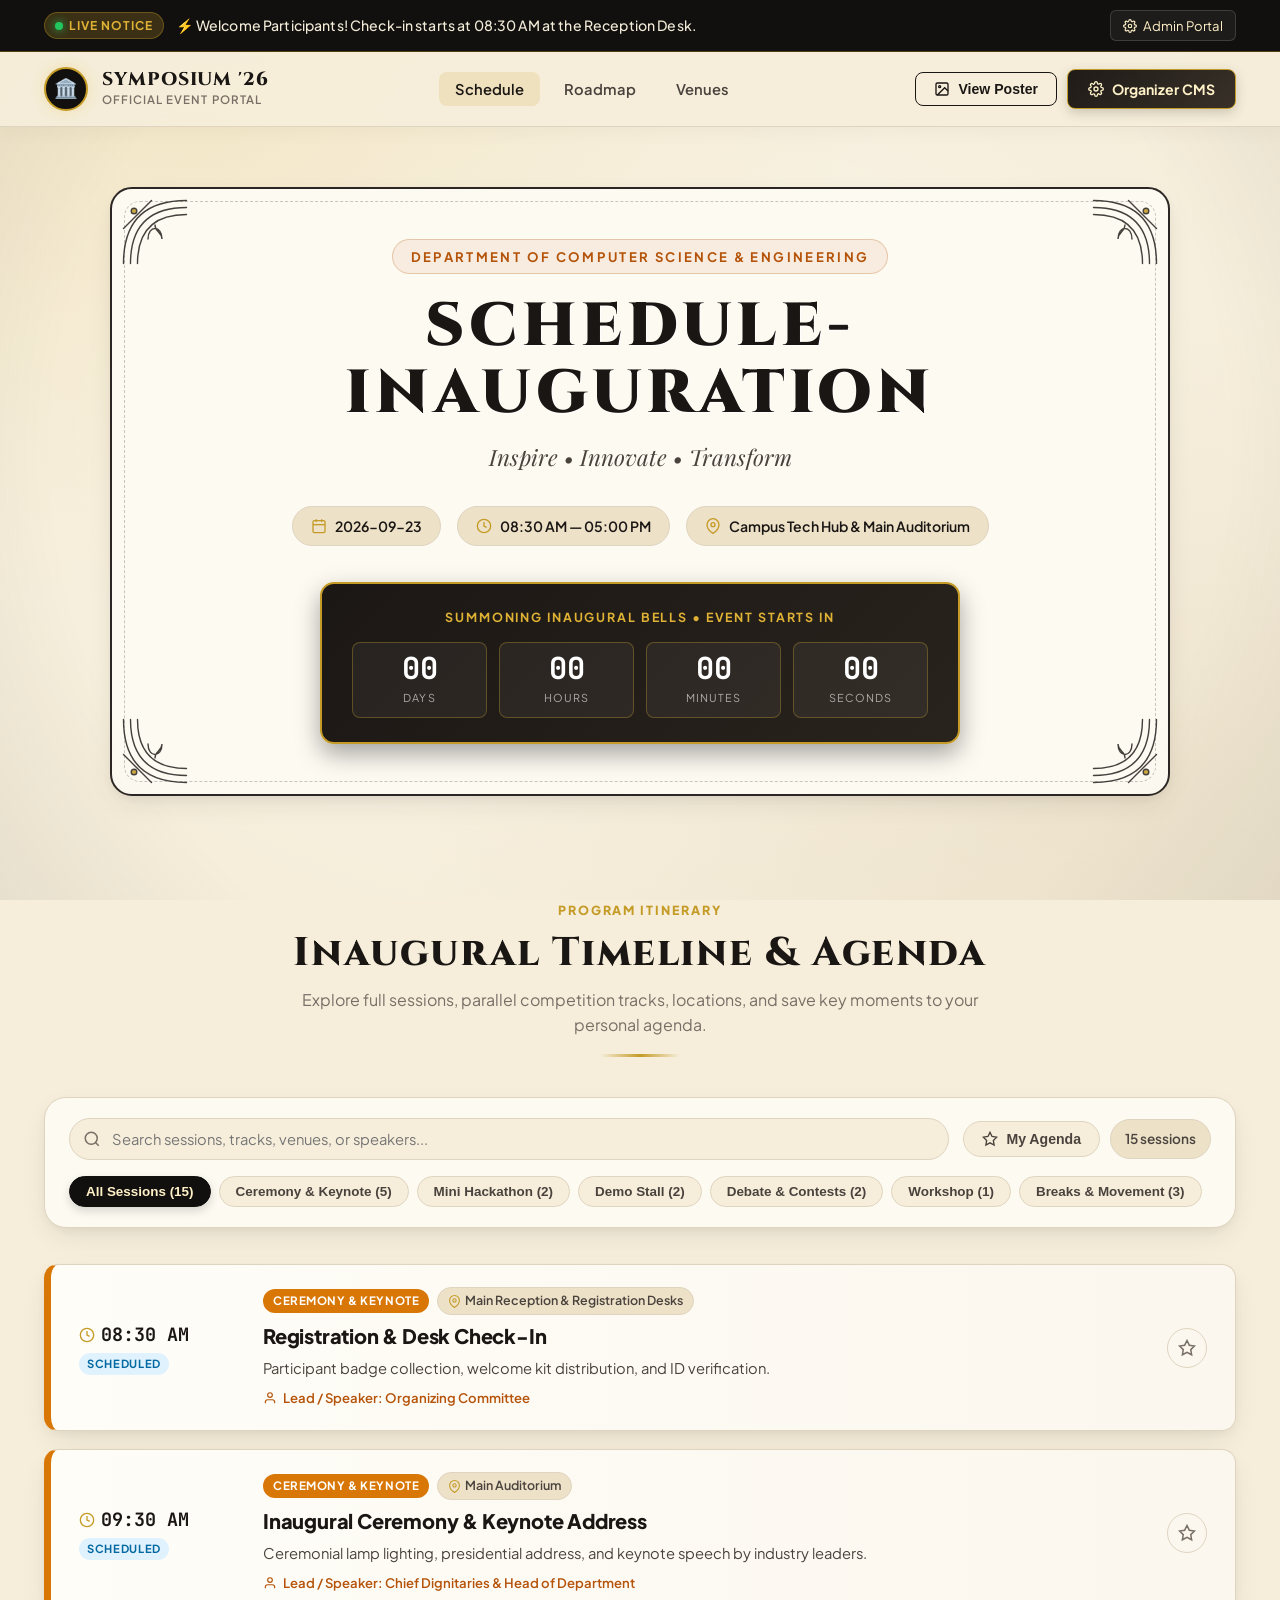
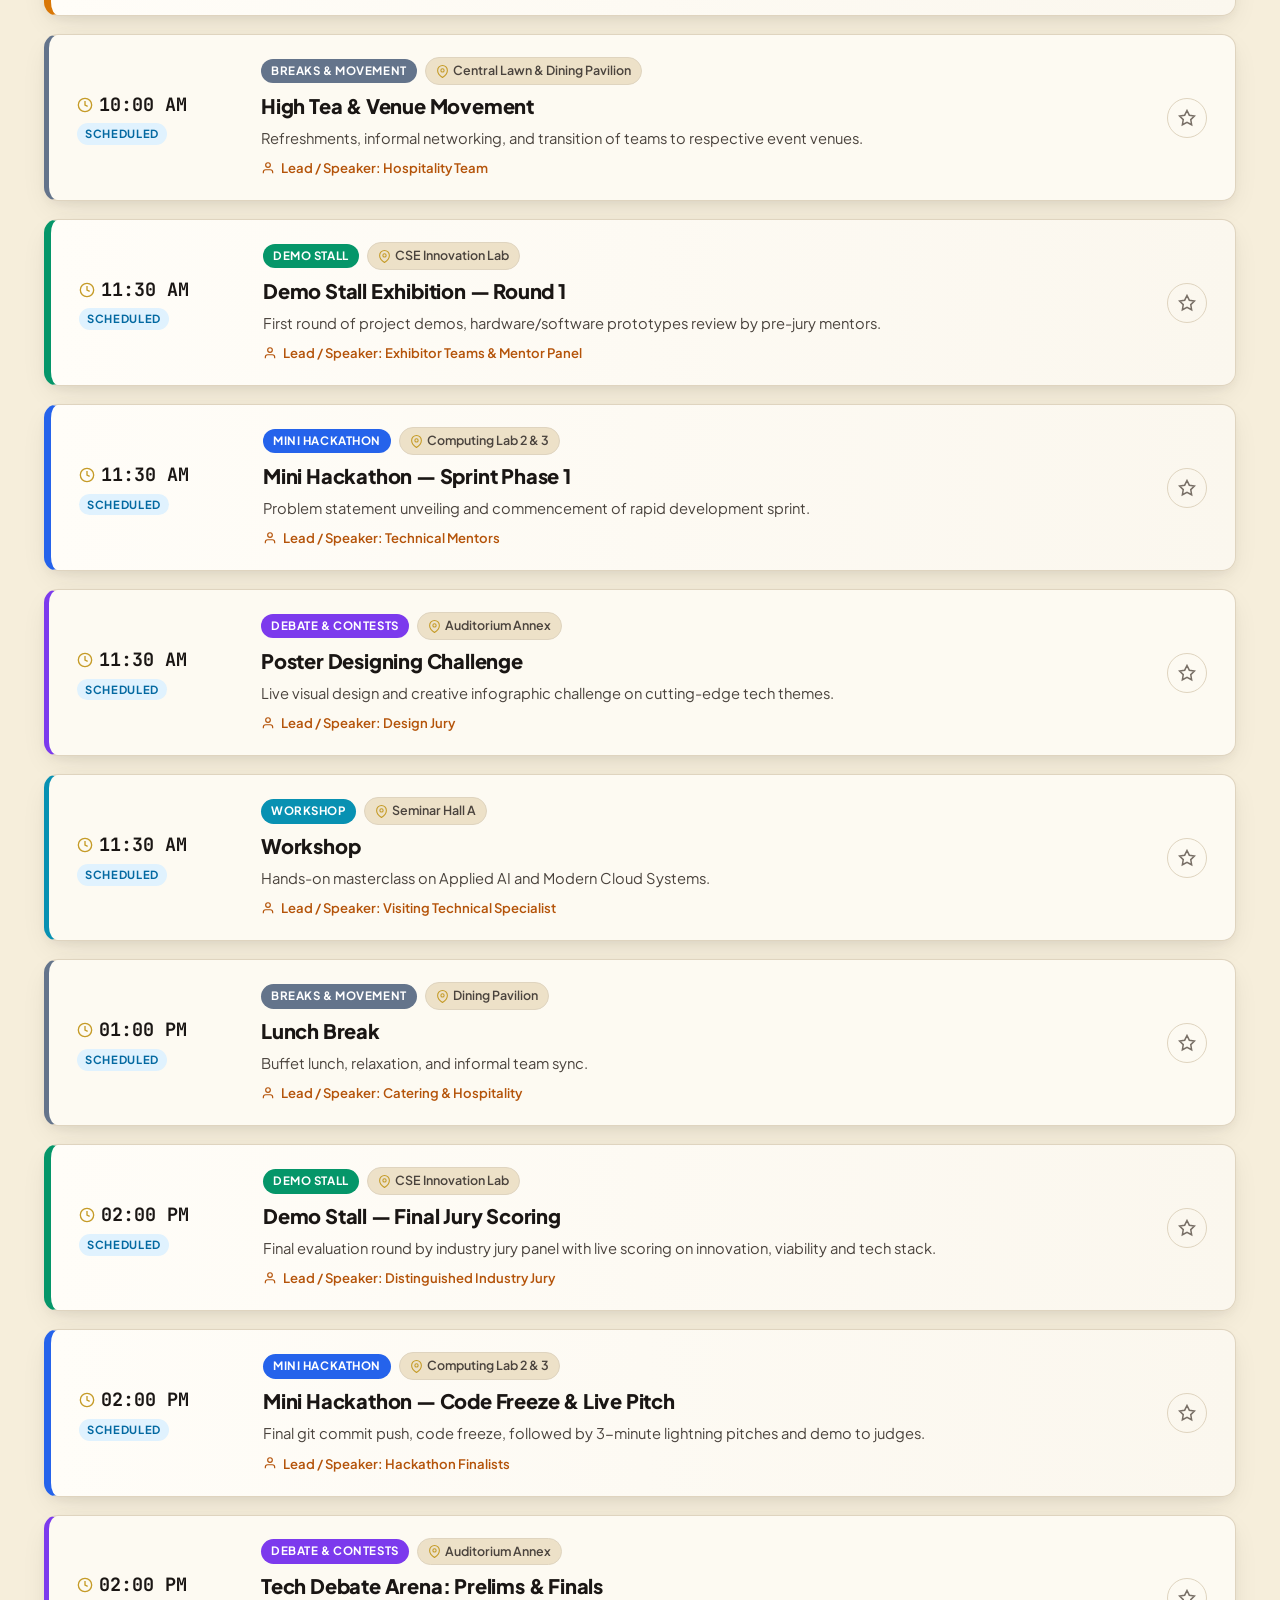
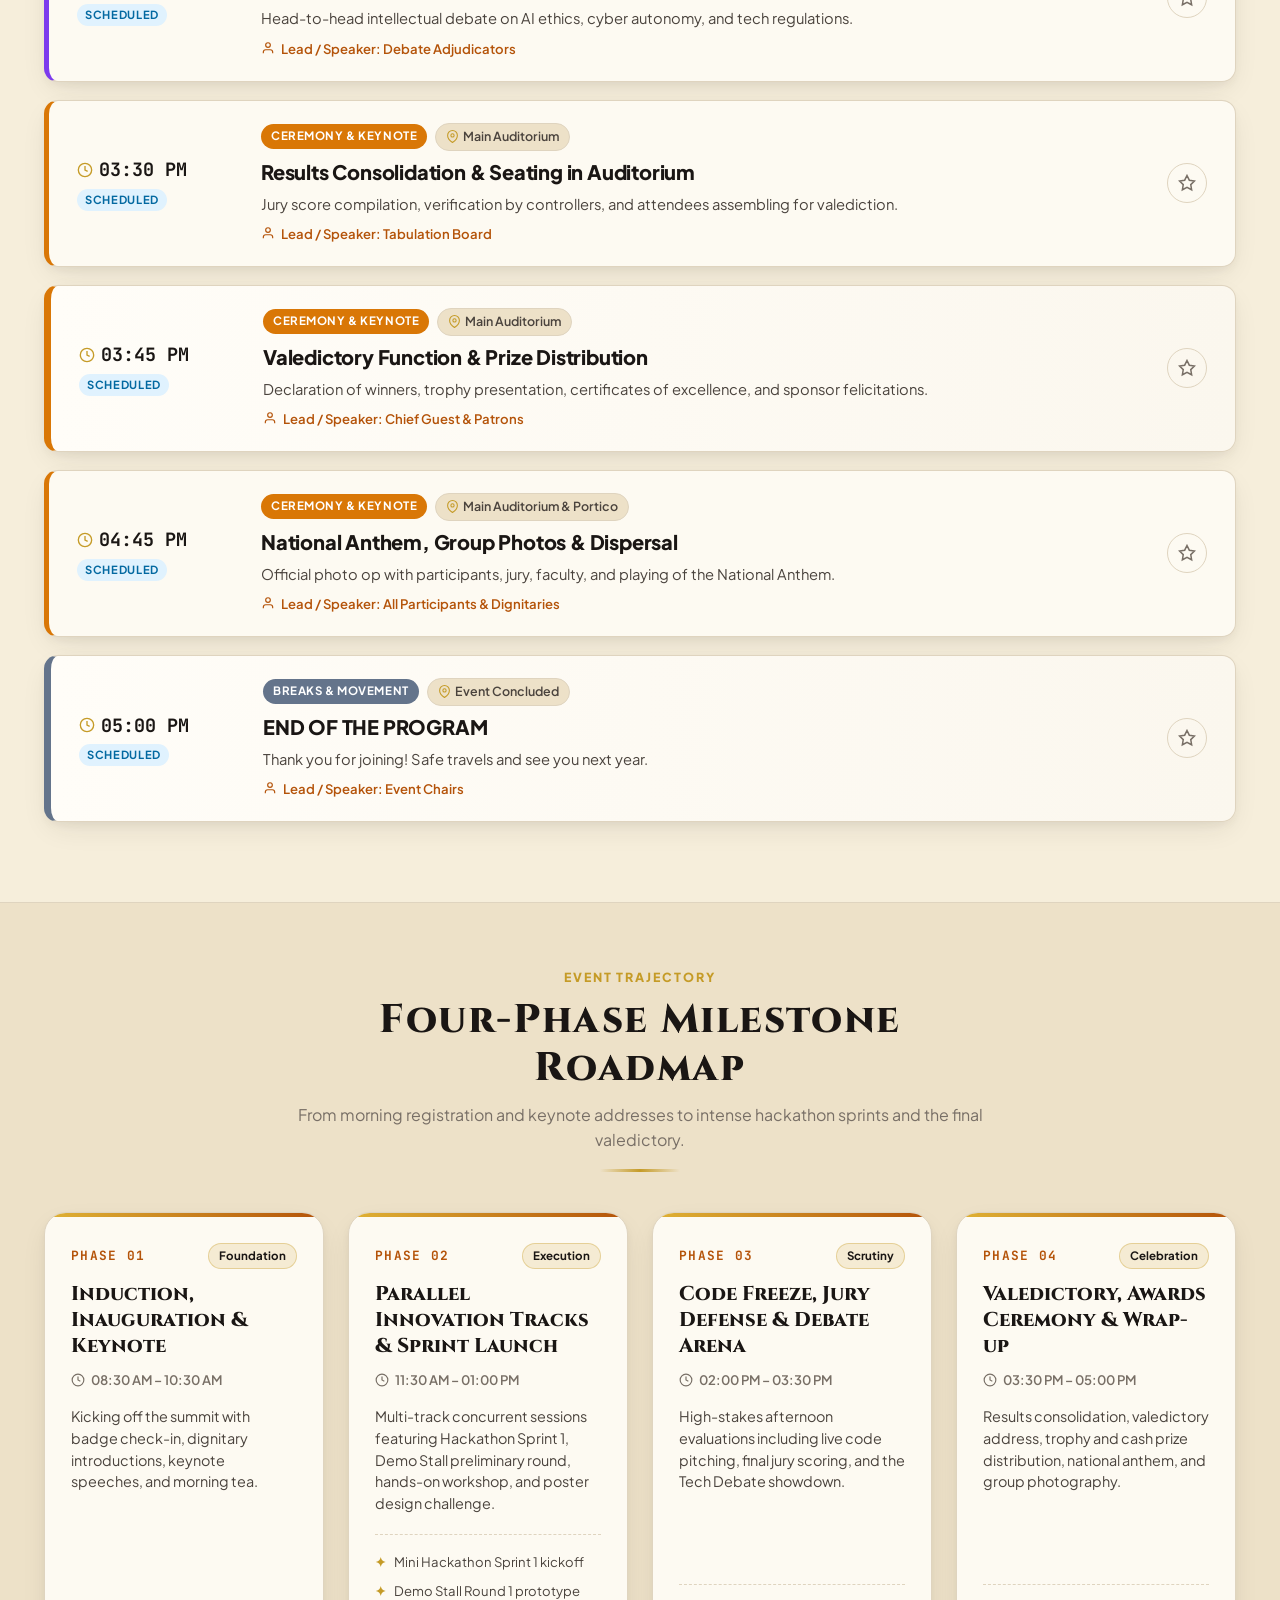
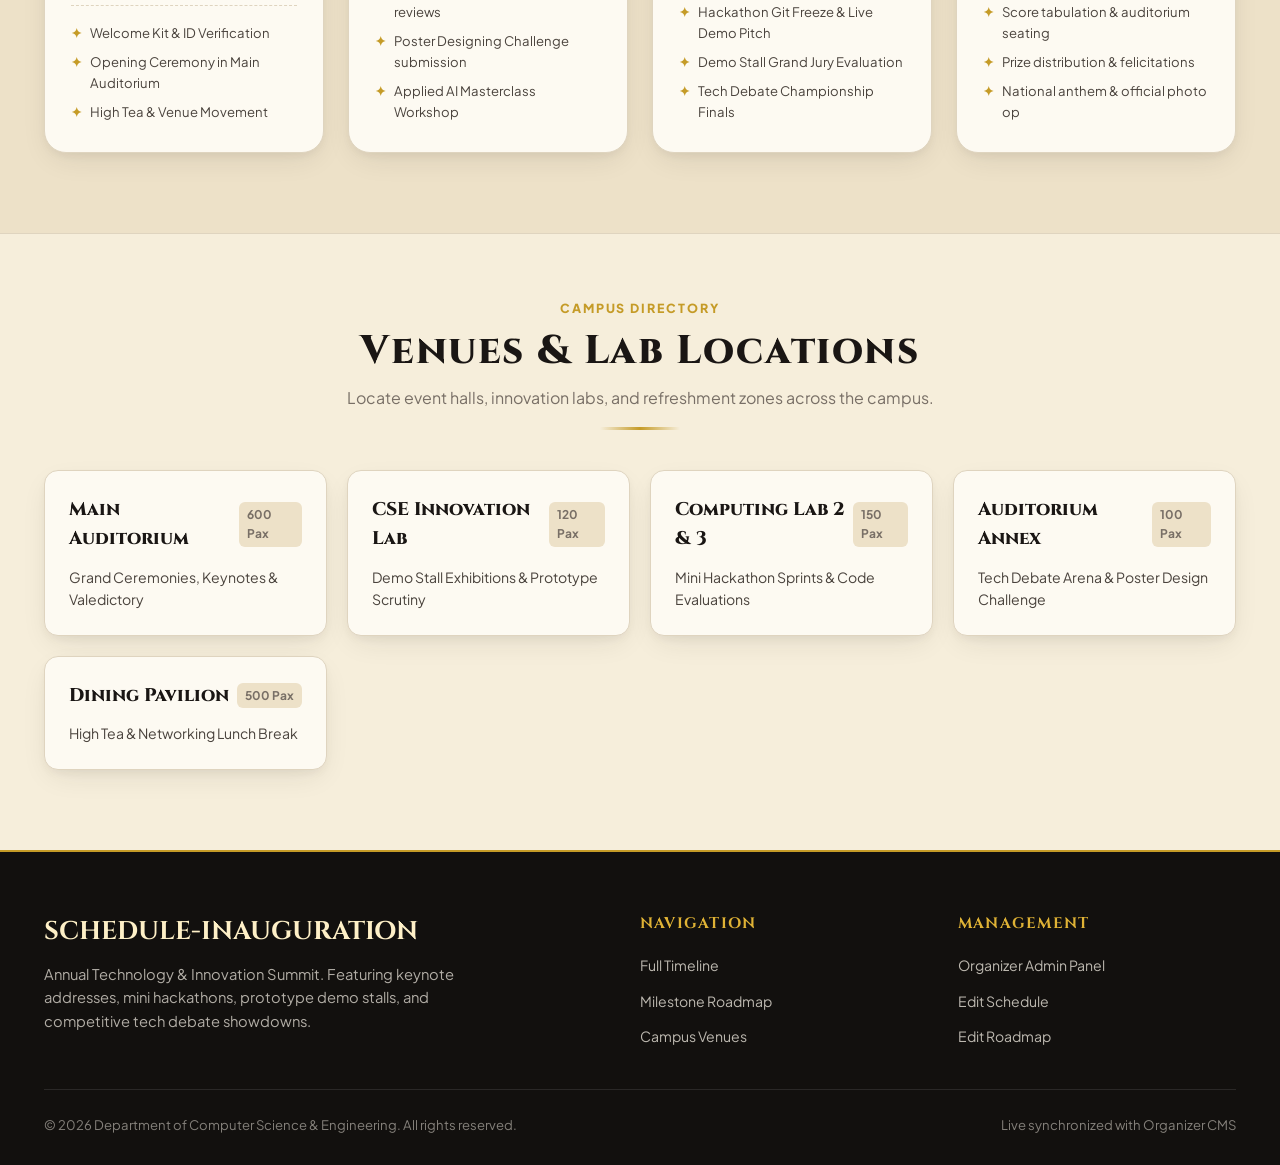
<file: index.html>
<!DOCTYPE html>
<html lang="en">
<head>
  <meta charset="UTF-8">
  <meta name="viewport" content="width=device-width, initial-scale=1.0">
  <title>SCHEDULE-INAUGURATION | Innovation Summit & Tech Symposium</title>
  <meta name="description" content="Official schedule, roadmap, and venue guide for the Inaugural Symposium, Mini Hackathon, Demo Stalls, and Tech Debate Arena.">
  
  <!-- Favicon icon -->
  <link rel="icon" href="data:image/svg+xml,<svg xmlns=%22http://www.w3.org/2000/svg%22 viewBox=%220 0 100 100%22><text y=%22.9em%22 font-size=%2290%22>🏛️</text></svg>">
  
  <!-- Stylesheets -->
  <link rel="stylesheet" href="css/style.css">
</head>
<body>

  <!-- Top Announcement Bar -->
  <aside class="top-announcement" id="topAnnouncement">
    <div class="container">
      <div style="display: flex; align-items: center; gap: 12px; flex: 1;">
        <span class="announcement-badge">
          <span class="pulse-dot"></span>
          Live Notice
        </span>
        <span class="announcement-text" id="announcementText">
          ⚡ Welcome Participants! Check-in starts at 08:30 AM at the Reception Desk.
        </span>
      </div>
      <a href="admin.html" class="admin-quick-link" title="Open Organizer CMS">
        <svg width="14" height="14" fill="none" stroke="currentColor" stroke-width="2" viewBox="0 0 24 24"><path d="M12 15a3 3 0 1 0 0-6 3 3 0 0 0 0 6Z"/><path d="M19.4 15a1.65 1.65 0 0 0 .33 1.82l.06.06a2 2 0 0 1 0 2.83 2 2 0 0 1-2.83 0l-.06-.06a1.65 1.65 0 0 0-1.82-.33 1.65 1.65 0 0 0-1 1.51V21a2 2 0 0 1-2 2 2 2 0 0 1-2-2v-.09A1.65 1.65 0 0 0 9 19.4a1.65 1.65 0 0 0-1.82.33l-.06.06a2 2 0 0 1-2.83 0 2 2 0 0 1 0-2.83l.06-.06a1.65 1.65 0 0 0 .33-1.82 1.65 1.65 0 0 0-1.51-1H3a2 2 0 0 1-2-2 2 2 0 0 1 2-2h.09A1.65 1.65 0 0 0 4.6 9a1.65 1.65 0 0 0-.33-1.82l-.06-.06a2 2 0 0 1 0-2.83 2 2 0 0 1 2.83 0l.06.06a1.65 1.65 0 0 0 1.82.33H9a1.65 1.65 0 0 0 1-1.51V3a2 2 0 0 1 2-2 2 2 0 0 1 2 2v.09a1.65 1.65 0 0 0 1 1.51 1.65 1.65 0 0 0 1.82-.33l.06-.06a2 2 0 0 1 2.83 0 2 2 0 0 1 0 2.83l-.06.06a1.65 1.65 0 0 0-.33 1.82V9a1.65 1.65 0 0 0 1.51 1H21a2 2 0 0 1 2 2 2 2 0 0 1-2 2h-.09a1.65 1.65 0 0 0-1.51 1Z"/></svg>
        Admin Portal
      </a>
    </div>
  </aside>

  <!-- Sticky Navigation Bar -->
  <header class="main-nav">
    <div class="container nav-inner">
      <a href="#hero" class="brand-identity">
        <div class="brand-crest">🏛️</div>
        <div class="brand-text">
          <h1>SYMPOSIUM '26</h1>
          <p>Official Event Portal</p>
        </div>
      </a>

      <nav>
        <ul class="nav-links">
          <li><a href="#schedule" class="active">Schedule</a></li>
          <li><a href="#roadmap">Roadmap</a></li>
          <li><a href="#venues">Venues</a></li>
        </ul>
      </nav>

      <div class="nav-cta">
        <button class="btn-poster" id="btnOpenPoster">
          <svg width="16" height="16" fill="none" stroke="currentColor" stroke-width="2" viewBox="0 0 24 24"><rect x="3" y="3" width="18" height="18" rx="2"/><circle cx="8.5" cy="8.5" r="1.5"/><polyline points="21 15 16 10 5 21"/></svg>
          View Poster
        </button>
        <a href="admin.html" class="btn-admin">
          <svg width="16" height="16" fill="none" stroke="currentColor" stroke-width="2" viewBox="0 0 24 24"><path d="M12 15a3 3 0 1 0 0-6 3 3 0 0 0 0 6Z"/><path d="M19.4 15a1.65 1.65 0 0 0 .33 1.82l.06.06a2 2 0 0 1 0 2.83 2 2 0 0 1-2.83 0l-.06-.06a1.65 1.65 0 0 0-1.82-.33 1.65 1.65 0 0 0-1 1.51V21a2 2 0 0 1-2 2 2 2 0 0 1-2-2v-.09A1.65 1.65 0 0 0 9 19.4a1.65 1.65 0 0 0-1.82.33l-.06.06a2 2 0 0 1-2.83 0 2 2 0 0 1 0-2.83l.06-.06a1.65 1.65 0 0 0 .33-1.82 1.65 1.65 0 0 0-1.51-1H3a2 2 0 0 1-2-2 2 2 0 0 1 2-2h.09A1.65 1.65 0 0 0 4.6 9a1.65 1.65 0 0 0-.33-1.82l-.06-.06a2 2 0 0 1 0-2.83 2 2 0 0 1 2.83 0l.06.06a1.65 1.65 0 0 0 1.82.33H9a1.65 1.65 0 0 0 1-1.51V3a2 2 0 0 1 2-2 2 2 0 0 1 2 2v.09a1.65 1.65 0 0 0 1 1.51 1.65 1.65 0 0 0 1.82-.33l.06-.06a2 2 0 0 1 2.83 0 2 2 0 0 1 0 2.83l-.06.06a1.65 1.65 0 0 0-.33 1.82V9a1.65 1.65 0 0 0 1.51 1H21a2 2 0 0 1 2 2 2 2 0 0 1-2 2h-.09a1.65 1.65 0 0 0-1.51 1Z"/></svg>
          Organizer CMS
        </a>
      </div>
    </div>
  </header>

  <!-- Hero Section with Vintage Frame -->
  <main>
    <section class="hero-section" id="hero">
      <div class="container">
        <div class="hero-frame-container">
          <!-- Ornate Vintage Corner Motifs -->
          <svg class="ornate-corner ornate-top-left" viewBox="0 0 100 100" fill="none" stroke="#2c2724" stroke-width="2">
            <path d="M5,95 Q5,5 95,5 M15,95 Q15,15 95,15 M25,95 Q25,25 95,25 M5,45 C20,30 30,20 45,5 M40,60 C40,40 60,40 60,60 C60,50 50,50 50,40" stroke-linecap="round"/>
            <circle cx="20" cy="20" r="4" fill="#c59b27"/>
          </svg>
          <svg class="ornate-corner ornate-top-right" viewBox="0 0 100 100" fill="none" stroke="#2c2724" stroke-width="2">
            <path d="M5,95 Q5,5 95,5 M15,95 Q15,15 95,15 M25,95 Q25,25 95,25 M5,45 C20,30 30,20 45,5 M40,60 C40,40 60,40 60,60 C60,50 50,50 50,40" stroke-linecap="round"/>
            <circle cx="20" cy="20" r="4" fill="#c59b27"/>
          </svg>
          <svg class="ornate-corner ornate-bottom-left" viewBox="0 0 100 100" fill="none" stroke="#2c2724" stroke-width="2">
            <path d="M5,95 Q5,5 95,5 M15,95 Q15,15 95,15 M25,95 Q25,25 95,25 M5,45 C20,30 30,20 45,5 M40,60 C40,40 60,40 60,60 C60,50 50,50 50,40" stroke-linecap="round"/>
            <circle cx="20" cy="20" r="4" fill="#c59b27"/>
          </svg>
          <svg class="ornate-corner ornate-bottom-right" viewBox="0 0 100 100" fill="none" stroke="#2c2724" stroke-width="2">
            <path d="M5,95 Q5,5 95,5 M15,95 Q15,15 95,15 M25,95 Q25,25 95,25 M5,45 C20,30 30,20 45,5 M40,60 C40,40 60,40 60,60 C60,50 50,50 50,40" stroke-linecap="round"/>
            <circle cx="20" cy="20" r="4" fill="#c59b27"/>
          </svg>

          <div class="inner-border-line"></div>

          <div class="hero-subtitle-tag" id="heroSubtitleTag">
            Department of Computer Science & Engineering
          </div>

          <h2 class="hero-main-title" id="heroMainTitle">
            SCHEDULE-INAUGURATION
          </h2>

          <p class="hero-tagline" id="heroTagline">
            Annual Tech Symposium, Hackathon Sprints, Prototype Demos & Valedictory Accolades
          </p>

          <!-- Metadata Badges -->
          <div class="hero-metadata-grid">
            <div class="meta-pill" id="heroDatePill">
              <svg width="16" height="16" fill="none" stroke="currentColor" stroke-width="2" viewBox="0 0 24 24"><rect x="3" y="4" width="18" height="18" rx="2" ry="2"/><line x1="16" y1="2" x2="16" y2="6"/><line x1="8" y1="2" x2="8" y2="6"/><line x1="3" y1="10" x2="21" y2="10"/></svg>
              <span>2026-09-23</span>
            </div>
            <div class="meta-pill" id="heroTimePill">
              <svg width="16" height="16" fill="none" stroke="currentColor" stroke-width="2" viewBox="0 0 24 24"><circle cx="12" cy="12" r="10"/><polyline points="12 6 12 12 16 14"/></svg>
              <span>08:30 AM — 05:00 PM</span>
            </div>
            <div class="meta-pill" id="heroVenuePill">
              <svg width="16" height="16" fill="none" stroke="currentColor" stroke-width="2" viewBox="0 0 24 24"><path d="M21 10c0 7-9 13-9 13s-9-6-9-13a9 9 0 0 1 18 0z"/><circle cx="12" cy="10" r="3"/></svg>
              <span>Campus Tech Hub & Main Auditorium</span>
            </div>
          </div>

          <!-- Live Countdown -->
          <div class="countdown-box">
            <div class="countdown-header">Summoning Inaugural Bells • Event Starts In</div>
            <div class="countdown-digits">
              <div class="digit-card">
                <span class="num" id="countDays">00</span>
                <span class="label">Days</span>
              </div>
              <div class="digit-card">
                <span class="num" id="countHours">00</span>
                <span class="label">Hours</span>
              </div>
              <div class="digit-card">
                <span class="num" id="countMins">00</span>
                <span class="label">Minutes</span>
              </div>
              <div class="digit-card">
                <span class="num" id="countSecs">00</span>
                <span class="label">Seconds</span>
              </div>
            </div>
          </div>

        </div>
      </div>
    </section>

    <!-- Interactive Schedule Section -->
    <section class="schedule-section" id="schedule">
      <div class="container">
        
        <div class="section-header">
          <span class="section-tag">Program Itinerary</span>
          <h2 class="section-title">Inaugural Timeline & Agenda</h2>
          <p class="section-desc">Explore full sessions, parallel competition tracks, locations, and save key moments to your personal agenda.</p>
          <div class="section-divider"></div>
        </div>

        <!-- Controls: Search, Category Pills, My Agenda -->
        <div class="schedule-controls">
          <div class="controls-top">
            <div class="search-box">
              <svg class="search-icon" width="18" height="18" fill="none" stroke="currentColor" stroke-width="2" viewBox="0 0 24 24"><circle cx="11" cy="11" r="8"/><line x1="21" y1="21" x2="16.65" y2="16.65"/></svg>
              <input type="text" class="search-input" id="scheduleSearchInput" placeholder="Search sessions, tracks, venues, or speakers...">
              <button class="clear-search-btn" id="clearSearchBtn" title="Clear Search">✕</button>
            </div>

            <div class="quick-toggles">
              <button class="btn-toggle-bookmark" id="btnToggleBookmarks">
                <svg width="16" height="16" fill="none" stroke="currentColor" stroke-width="2" viewBox="0 0 24 24"><polygon points="12 2 15.09 8.26 22 9.27 17 14.14 18.18 21.02 12 17.77 5.82 21.02 7 14.14 2 9.27 8.91 8.26 12 2"/></svg>
                My Agenda
              </button>
              <span class="venue-badge" id="scheduleCountBadge" style="font-size: 0.85rem; padding: 8px 14px;">15 sessions</span>
            </div>
          </div>

          <!-- Category Pills -->
          <div class="category-pills" id="categoryPills">
            <!-- Dynamically populated -->
          </div>
        </div>

        <!-- Timeline Cards Container -->
        <div class="timeline-container" id="scheduleList">
          <!-- Dynamically populated by app.js -->
        </div>

      </div>
    </section>

    <!-- Roadmap & Milestone Stepper -->
    <section class="roadmap-section" id="roadmap">
      <div class="container">
        
        <div class="section-header">
          <span class="section-tag">Event Trajectory</span>
          <h2 class="section-title">Four-Phase Milestone Roadmap</h2>
          <p class="section-desc">From morning registration and keynote addresses to intense hackathon sprints and the final valedictory.</p>
          <div class="section-divider"></div>
        </div>

        <div class="roadmap-grid" id="roadmapGrid">
          <!-- Dynamically populated by app.js -->
        </div>

      </div>
    </section>

    <!-- Venues Directory -->
    <section class="venues-section" id="venues">
      <div class="container">
        <div class="section-header">
          <span class="section-tag">Campus Directory</span>
          <h2 class="section-title">Venues & Lab Locations</h2>
          <p class="section-desc">Locate event halls, innovation labs, and refreshment zones across the campus.</p>
          <div class="section-divider"></div>
        </div>

        <div class="venues-grid" id="venuesGrid">
          <!-- Dynamically populated by app.js -->
        </div>
      </div>
    </section>
  </main>

  <!-- Poster Replica Modal -->
  <div class="modal-backdrop" id="posterModal">
    <div class="modal-container">
      <div class="modal-header">
        <h3>Official Inauguration Schedule Poster</h3>
        <button class="modal-close-btn" id="btnClosePoster">✕</button>
      </div>

      <div class="modal-body">
        <div class="poster-replica-card">
          <!-- Vintage Ornate Corners on Poster -->
          <svg class="ornate-corner ornate-top-left" viewBox="0 0 100 100" fill="none" stroke="#2c2724" stroke-width="2">
            <path d="M5,95 Q5,5 95,5 M15,95 Q15,15 95,15 M25,95 Q25,25 95,25 M5,45 C20,30 30,20 45,5 M40,60 C40,40 60,40 60,60 C60,50 50,50 50,40"/>
            <circle cx="20" cy="20" r="4" fill="#c59b27"/>
          </svg>
          <svg class="ornate-corner ornate-top-right" viewBox="0 0 100 100" fill="none" stroke="#2c2724" stroke-width="2">
            <path d="M5,95 Q5,5 95,5 M15,95 Q15,15 95,15 M25,95 Q25,25 95,25 M5,45 C20,30 30,20 45,5 M40,60 C40,40 60,40 60,60 C60,50 50,50 50,40"/>
            <circle cx="20" cy="20" r="4" fill="#c59b27"/>
          </svg>
          <svg class="ornate-corner ornate-bottom-left" viewBox="0 0 100 100" fill="none" stroke="#2c2724" stroke-width="2">
            <path d="M5,95 Q5,5 95,5 M15,95 Q15,15 95,15 M25,95 Q25,25 95,25 M5,45 C20,30 30,20 45,5 M40,60 C40,40 60,40 60,60 C60,50 50,50 50,40"/>
            <circle cx="20" cy="20" r="4" fill="#c59b27"/>
          </svg>
          <svg class="ornate-corner ornate-bottom-right" viewBox="0 0 100 100" fill="none" stroke="#2c2724" stroke-width="2">
            <path d="M5,95 Q5,5 95,5 M15,95 Q15,15 95,15 M25,95 Q25,25 95,25 M5,45 C20,30 30,20 45,5 M40,60 C40,40 60,40 60,60 C60,50 50,50 50,40"/>
            <circle cx="20" cy="20" r="4" fill="#c59b27"/>
          </svg>

          <h2 class="poster-replica-title">SCHEDULE-INAUGURATION</h2>

          <ul class="poster-replica-list" id="posterModalSchedule">
            <!-- Populated dynamically -->
          </ul>
        </div>
      </div>

      <div class="modal-actions">
        <button class="btn-poster" id="btnPrintPoster">
          <svg width="16" height="16" fill="none" stroke="currentColor" stroke-width="2" viewBox="0 0 24 24"><polyline points="6 9 6 2 18 2 18 9"/><path d="M6 18H4a2 2 0 0 1-2-2v-5a2 2 0 0 1 2-2h16a2 2 0 0 1 2 2v5a2 2 0 0 1-2 2h-2"/><rect x="6" y="14" width="12" height="8"/></svg>
          Print / Save PDF
        </button>
      </div>
    </div>
  </div>

  <!-- Footer -->
  <footer class="site-footer">
    <div class="container">
      <div class="footer-top">
        <div class="footer-brand">
          <h2>SCHEDULE-INAUGURATION</h2>
          <p>Annual Technology & Innovation Summit. Featuring keynote addresses, mini hackathons, prototype demo stalls, and competitive tech debate showdowns.</p>
        </div>
        <div class="footer-col">
          <h4>Navigation</h4>
          <ul class="footer-links">
            <li><a href="#schedule">Full Timeline</a></li>
            <li><a href="#roadmap">Milestone Roadmap</a></li>
            <li><a href="#venues">Campus Venues</a></li>
          </ul>
        </div>
        <div class="footer-col">
          <h4>Management</h4>
          <ul class="footer-links">
            <li><a href="admin.html">Organizer Admin Panel</a></li>
            <li><a href="admin.html#schedule-tab">Edit Schedule</a></li>
            <li><a href="admin.html#roadmap-tab">Edit Roadmap</a></li>
          </ul>
        </div>
      </div>

      <div class="footer-bottom">
        <p>© 2026 Department of Computer Science & Engineering. All rights reserved.</p>
        <p>Live synchronized with Organizer CMS</p>
      </div>
    </div>
  </footer>

  <!-- Scripts -->
  <script src="js/data.js"></script>
  <script src="js/app.js"></script>
</body>
</html>
</file>
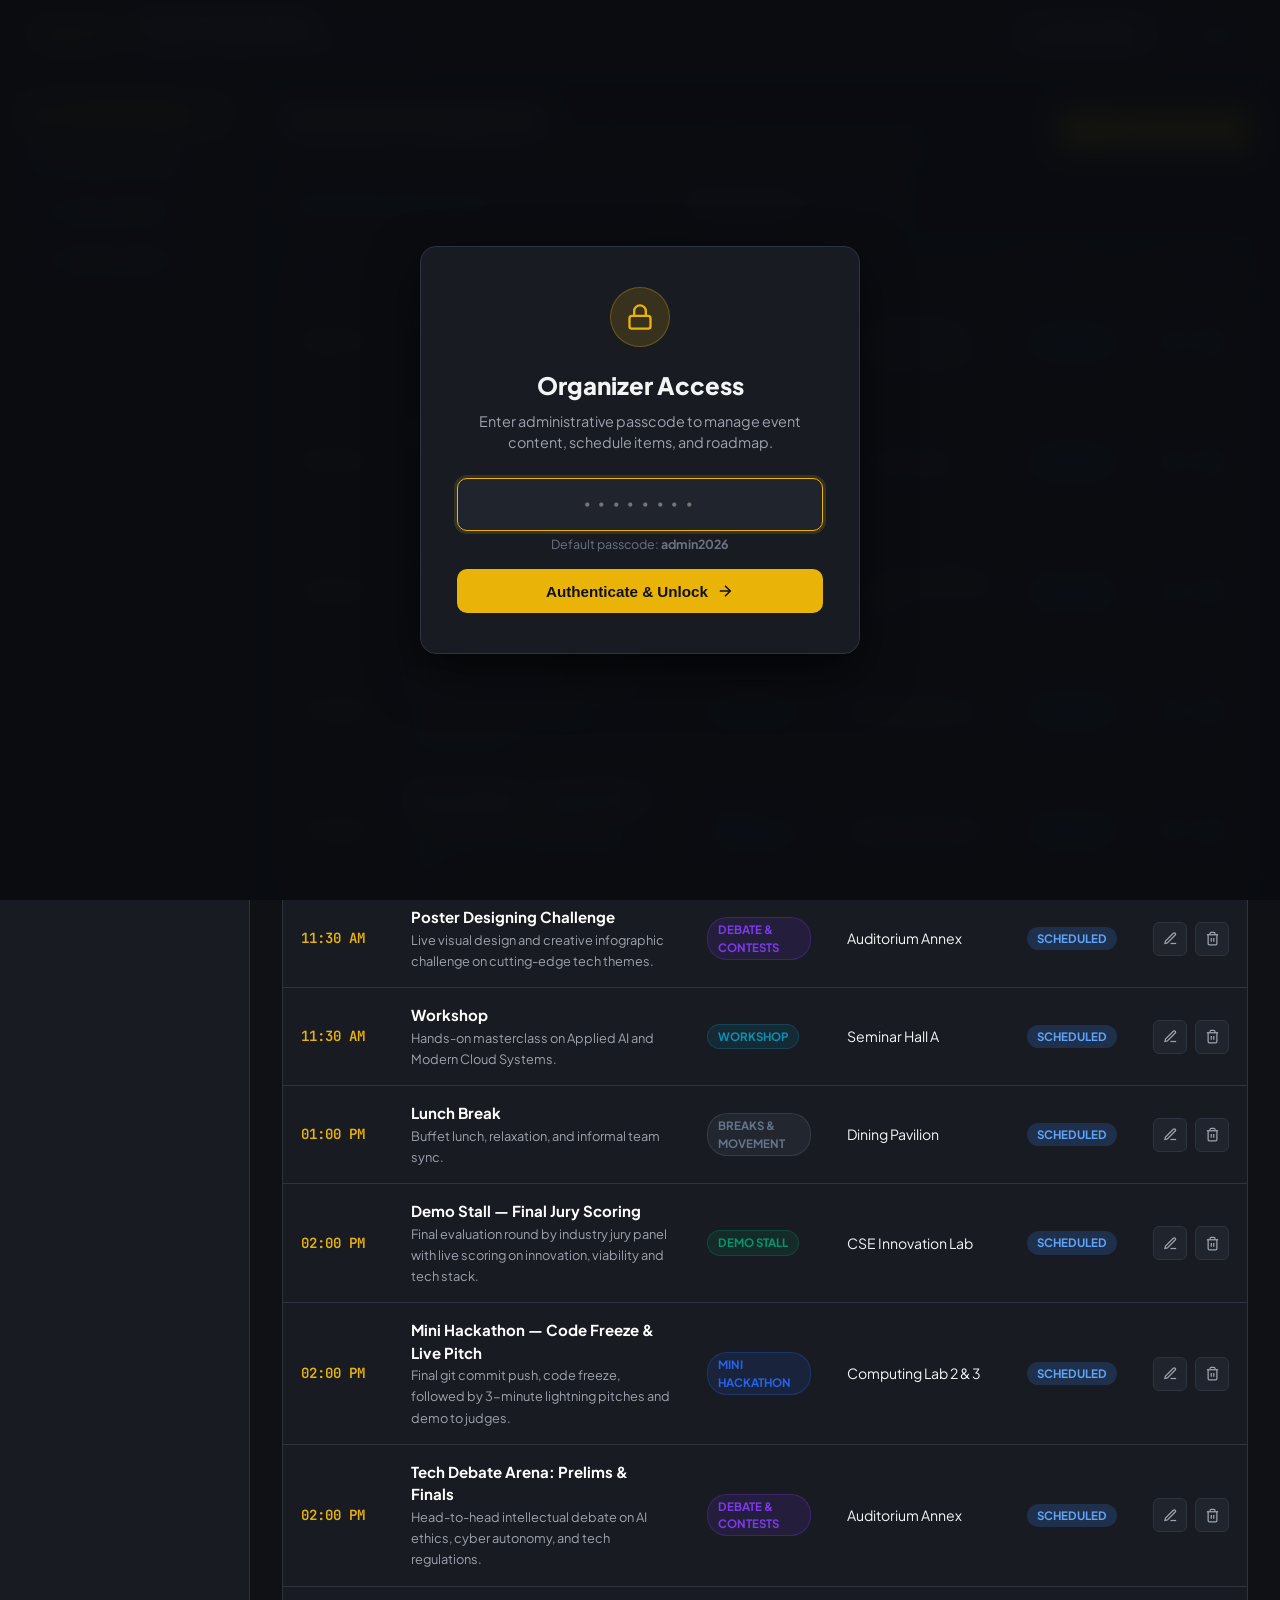
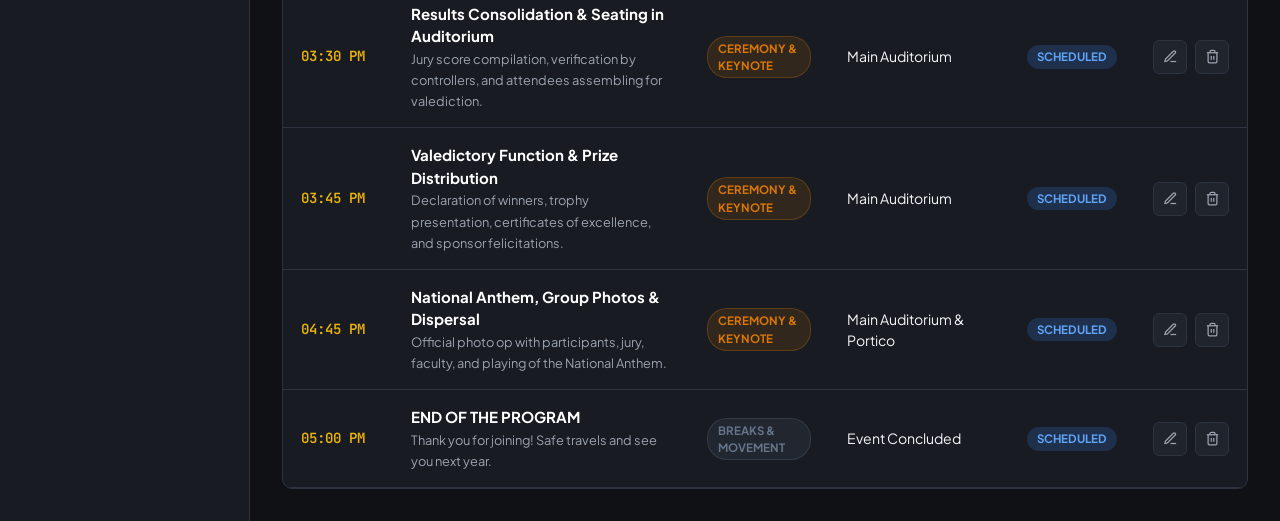
<file: admin.html>
<!DOCTYPE html>
<html lang="en">
<head>
  <meta charset="UTF-8">
  <meta name="viewport" content="width=device-width, initial-scale=1.0">
  <title>Organizer CMS | Event Management Dashboard</title>
  <meta name="description" content="Administrative control center to add, edit, remove, and manage event schedules, roadmap milestones, and live announcements.">
  
  <link rel="icon" href="data:image/svg+xml,<svg xmlns=%22http://www.w3.org/2000/svg%22 viewBox=%220 0 100 100%22><text y=%22.9em%22 font-size=%2290%22>⚙️</text></svg>">
  <link rel="stylesheet" href="css/admin.css">
</head>
<body>

  <!-- Auth Lock Modal -->
  <div class="auth-overlay" id="authOverlay">
    <div class="auth-card">
      <div class="auth-icon">
        <svg width="28" height="28" fill="none" stroke="currentColor" stroke-width="2" viewBox="0 0 24 24"><rect x="3" y="11" width="18" height="11" rx="2" ry="2"/><path d="M7 11V7a5 5 0 0 1 10 0v4"/></svg>
      </div>
      <h2>Organizer Access</h2>
      <p>Enter administrative passcode to manage event content, schedule items, and roadmap.</p>
      
      <form class="auth-form" id="authForm">
        <div class="auth-input-group">
          <input type="password" class="auth-input" id="adminPassInput" placeholder="••••••••" autofocus autocomplete="current-password">
          <div class="auth-hint">Default passcode: <strong>admin2026</strong></div>
        </div>
        <button type="submit" class="btn-auth-submit">
          <span>Authenticate & Unlock</span>
          <svg width="18" height="18" fill="none" stroke="currentColor" stroke-width="2" viewBox="0 0 24 24"><line x1="5" y1="12" x2="19" y2="12"/><polyline points="12 5 19 12 12 19"/></svg>
        </button>
        <div class="auth-error" id="authError">Incorrect passcode. Please try again.</div>
      </form>
    </div>
  </div>

  <!-- Admin Top Navigation Bar -->
  <header class="admin-navbar">
    <div class="admin-nav-left">
      <span class="admin-badge-label">Admin CMS</span>
      <div class="admin-title-group">
        <h1>Event Control Deck</h1>
        <p>Inauguration Schedule & Roadmap Live Manager</p>
      </div>
    </div>

    <div class="admin-nav-right">
      <a href="index.html" class="btn-live-preview" target="_blank" title="Open Attendee Site in New Tab">
        <svg width="16" height="16" fill="none" stroke="currentColor" stroke-width="2" viewBox="0 0 24 24"><path d="M18 13v6a2 2 0 0 1-2 2H5a2 2 0 0 1-2-2V8a2 2 0 0 1 2-2h6"/><polyline points="15 3 21 3 21 9"/><line x1="10" y1="14" x2="21" y2="3"/></svg>
        <span>View Live Site</span>
      </a>
      <button class="btn-logout" id="btnLogout" title="Lock Console">
        <svg width="16" height="16" fill="none" stroke="currentColor" stroke-width="2" viewBox="0 0 24 24"><path d="M9 21H5a2 2 0 0 1-2-2V5a2 2 0 0 1 2-2h4"/><polyline points="16 17 21 12 16 7"/><line x1="21" y1="12" x2="9" y2="12"/></svg>
        <span>Lock</span>
      </button>
    </div>
  </header>

  <!-- Main Layout Shell -->
  <div class="admin-layout">
    <!-- Sidebar Navigation -->
    <aside class="admin-sidebar">
      <button class="sidebar-tab-btn active" data-tab="tabSchedule">
        <svg width="18" height="18" fill="none" stroke="currentColor" stroke-width="2" viewBox="0 0 24 24"><circle cx="12" cy="12" r="10"/><polyline points="12 6 12 12 16 14"/></svg>
        <span>Schedule Manager</span>
      </button>
      <button class="sidebar-tab-btn" data-tab="tabRoadmap">
        <svg width="18" height="18" fill="none" stroke="currentColor" stroke-width="2" viewBox="0 0 24 24"><polygon points="3 6 9 3 15 6 21 3 21 18 15 21 9 18 3 21"/><line x1="9" y1="3" x2="9" y2="18"/><line x1="15" y1="6" x2="15" y2="21"/></svg>
        <span>Roadmap Phases</span>
      </button>
      <button class="sidebar-tab-btn" data-tab="tabSettings">
        <svg width="18" height="18" fill="none" stroke="currentColor" stroke-width="2" viewBox="0 0 24 24"><path d="M12 20h9"/><path d="M16.5 3.5a2.121 2.121 0 0 1 3 3L7 19l-4 1 1-4L16.5 3.5z"/></svg>
        <span>Event & Notices</span>
      </button>
      <button class="sidebar-tab-btn" data-tab="tabBackup">
        <svg width="18" height="18" fill="none" stroke="currentColor" stroke-width="2" viewBox="0 0 24 24"><path d="M21 15v4a2 2 0 0 1-2 2H5a2 2 0 0 1-2-2v-4"/><polyline points="7 10 12 15 17 10"/><line x1="12" y1="15" x2="12" y2="3"/></svg>
        <span>Backup & Reset</span>
      </button>
    </aside>

    <!-- Main Content Area -->
    <main class="admin-content">
      
      <!-- ==================== TAB 1: SCHEDULE MANAGER ==================== -->
      <section class="tab-pane active" id="tabSchedule">
        <div class="panel-header">
          <div class="panel-header-left">
            <h2>Schedule Management</h2>
            <p>Add, edit, reorder, or delete timeline sessions. Updates sync immediately to the participant portal.</p>
          </div>
          <button class="btn-primary" id="btnAddNewSchedule">
            <svg width="16" height="16" fill="none" stroke="currentColor" stroke-width="2" viewBox="0 0 24 24"><line x1="12" y1="5" x2="12" y2="19"/><line x1="5" y1="12" x2="19" y2="12"/></svg>
            <span>Add Event Session</span>
          </button>
        </div>

        <!-- Filter bar -->
        <div style="margin-bottom: 20px; display: flex; gap: 14px; flex-wrap: wrap;">
          <input type="text" class="form-input" id="adminScheduleSearch" placeholder="Filter by title, venue, or time..." style="max-width: 380px;">
          <select class="form-select" id="adminScheduleCategoryFilter" style="max-width: 220px;">
            <option value="all">All Categories</option>
            <option value="ceremony">Ceremony & Keynote</option>
            <option value="hackathon">Mini Hackathon</option>
            <option value="demo">Demo Stall</option>
            <option value="debate">Debate & Contests</option>
            <option value="workshop">Workshop</option>
            <option value="break">Breaks & Movement</option>
          </select>
        </div>

        <!-- Datatable -->
        <div class="table-container">
          <table class="data-table">
            <thead>
              <tr>
                <th style="width: 110px;">Time</th>
                <th>Session Title & Description</th>
                <th style="width: 140px;">Category</th>
                <th style="width: 180px;">Venue</th>
                <th style="width: 110px;">Status</th>
                <th style="width: 100px; text-align: right;">Actions</th>
              </tr>
            </thead>
            <tbody id="adminScheduleTableBody">
              <!-- Dynamically populated -->
            </tbody>
          </table>
        </div>
      </section>

      <!-- ==================== TAB 2: ROADMAP PHASES ==================== -->
      <section class="tab-pane" id="tabRoadmap">
        <div class="panel-header">
          <div class="panel-header-left">
            <h2>Roadmap & Milestone Phases</h2>
            <p>Manage the four main milestones of the event day and their key deliverables.</p>
          </div>
          <button class="btn-primary" id="btnAddRoadmapPhase">
            <svg width="16" height="16" fill="none" stroke="currentColor" stroke-width="2" viewBox="0 0 24 24"><line x1="12" y1="5" x2="12" y2="19"/><line x1="5" y1="12" x2="19" y2="12"/></svg>
            <span>Add Milestone Phase</span>
          </button>
        </div>

        <div class="table-container">
          <table class="data-table">
            <thead>
              <tr>
                <th style="width: 100px;">Phase</th>
                <th>Milestone Details & Deliverables</th>
                <th style="width: 160px;">Time Window</th>
                <th style="width: 110px;">Badge</th>
                <th style="width: 100px; text-align: right;">Actions</th>
              </tr>
            </thead>
            <tbody id="adminRoadmapTableBody">
              <!-- Dynamically populated -->
            </tbody>
          </table>
        </div>
      </section>

      <!-- ==================== TAB 3: SETTINGS & NOTICES ==================== -->
      <section class="tab-pane" id="tabSettings">
        <div class="panel-header">
          <div class="panel-header-left">
            <h2>Event Settings & Live Notices</h2>
            <p>Configure general event metadata and broadcast urgent notifications to participants.</p>
          </div>
          <button class="btn-primary" id="btnSaveGeneralSettings">
            <svg width="16" height="16" fill="none" stroke="currentColor" stroke-width="2" viewBox="0 0 24 24"><path d="M19 21H5a2 2 0 0 1-2-2V5a2 2 0 0 1 2-2h11l5 5v11a2 2 0 0 1-2 2z"/><polyline points="17 21 17 13 7 13 7 21"/><polyline points="7 3 7 8 15 8"/></svg>
            <span>Save Settings</span>
          </button>
        </div>

        <div class="settings-grid">
          <!-- Event Core Info -->
          <div class="settings-card">
            <h3>Event Information</h3>
            <p>Primary branding and schedule header</p>

            <div class="form-group">
              <label class="form-label">Event Heading</label>
              <input type="text" class="form-input" id="settingTitle" placeholder="e.g. SCHEDULE-INAUGURATION">
            </div>

            <div class="form-group">
              <label class="form-label">Organizing Department / Body</label>
              <input type="text" class="form-input" id="settingOrg" placeholder="e.g. Department of Computer Science & Engineering">
            </div>

            <div class="form-group">
              <label class="form-label">Tagline / Subtitle</label>
              <textarea class="form-textarea" id="settingTagline" placeholder="Event tagline or mission..."></textarea>
            </div>

            <div class="form-group">
              <label class="form-label">Event Date</label>
              <input type="date" class="form-input" id="settingDate">
            </div>

            <div style="display: grid; grid-template-columns: 1fr 1fr; gap: 12px;">
              <div class="form-group">
                <label class="form-label">Start Time</label>
                <input type="text" class="form-input" id="settingStartTime" placeholder="08:30 AM">
              </div>
              <div class="form-group">
                <label class="form-label">End Time</label>
                <input type="text" class="form-input" id="settingEndTime" placeholder="05:00 PM">
              </div>
            </div>

            <div class="form-group">
              <label class="form-label">Campus Venue</label>
              <input type="text" class="form-input" id="settingVenue" placeholder="e.g. Campus Tech Hub & Main Auditorium">
            </div>
          </div>

          <!-- Live Announcement Banner -->
          <div class="settings-card">
            <h3>Live Notice Ticker</h3>
            <p>Broadcasts instant notifications across the top of the attendee website</p>

            <div class="form-group">
              <label class="form-label">Ticker Message</label>
              <textarea class="form-textarea" id="settingAnnouncement" style="min-height: 100px;" placeholder="e.g. ⚡ Welcome Participants! Check-in starts at 08:30 AM at the Reception Desk."></textarea>
            </div>

            <div class="form-group">
              <label class="form-label">Display Notice</label>
              <select class="form-select" id="settingAnnouncementActive">
                <option value="true">Active (Visible to all participants)</option>
                <option value="false">Hidden (Disabled)</option>
              </select>
            </div>

            <div style="margin-top: 24px; padding: 14px; background: var(--admin-card); border-radius: var(--radius-sm); border: 1px dashed var(--admin-border);">
              <h4 style="font-size: 0.88rem; margin-bottom: 4px; color: var(--admin-gold);">💡 Live Sync Tip</h4>
              <p style="font-size: 0.8rem; color: var(--admin-text-muted);">When you click Save, all open attendee tabs and devices will immediately update without refreshing.</p>
            </div>
          </div>
        </div>
      </section>

      <!-- ==================== TAB 4: BACKUP & RESTORE ==================== -->
      <section class="tab-pane" id="tabBackup">
        <div class="panel-header">
          <div class="panel-header-left">
            <h2>Backup, Data Hub & Password</h2>
            <p>Export JSON backups, restore data, change admin passcode, or revert to the original poster schedule.</p>
          </div>
        </div>

        <div class="settings-grid">
          <!-- Backup Card -->
          <div class="settings-card">
            <h3>JSON Export & Import</h3>
            <p>Save a complete snapshot of all schedules, venues, and roadmap data as a portable JSON file.</p>

            <div style="display: flex; flex-direction: column; gap: 14px;">
              <button class="btn-primary" id="btnExportJSON" style="width: fit-content;">
                <svg width="16" height="16" fill="none" stroke="currentColor" stroke-width="2" viewBox="0 0 24 24"><path d="M21 15v4a2 2 0 0 1-2 2H5a2 2 0 0 1-2-2v-4"/><polyline points="7 10 12 15 17 10"/><line x1="12" y1="15" x2="12" y2="3"/></svg>
                <span>Export JSON Backup</span>
              </button>

              <hr style="border: 0; border-top: 1px solid var(--admin-border); margin: 6px 0;">

              <div>
                <label class="form-label">Import JSON Backup File</label>
                <input type="file" id="importFileInput" accept=".json" class="form-input" style="padding: 8px;">
              </div>
            </div>
          </div>

          <!-- Reset & Security Card -->
          <div class="settings-card">
            <h3>Factory Reset</h3>
            <p>Revert all schedule items, roadmap phases, and settings back to the official Inauguration Poster defaults.</p>

            <button class="btn-secondary" id="btnResetDefault" style="color: var(--admin-danger); border-color: rgba(239, 68, 68, 0.4); margin-bottom: 24px;">
              <svg width="16" height="16" fill="none" stroke="currentColor" stroke-width="2" viewBox="0 0 24 24"><polyline points="1 4 1 10 7 10"/><polyline points="23 20 23 14 17 14"/><path d="M20.49 9A9 9 0 0 0 5.64 5.64L1 10m22 4l-4.64 4.36A9 9 0 0 1 3.51 15"/></svg>
              <span>Reset to Official Poster Schedule</span>
            </button>

            <hr style="border: 0; border-top: 1px solid var(--admin-border); margin: 12px 0 20px;">

            <h3>Update Admin Passcode</h3>
            <p>Change your admin access passcode (minimum 4 characters).</p>

            <div class="form-group">
              <label class="form-label">New Passcode</label>
              <input type="password" class="form-input" id="newPasscodeInput" placeholder="Enter new passcode...">
            </div>
            <button class="btn-primary" id="btnChangePassword" style="width: fit-content;">
              <span>Update Passcode</span>
            </button>
          </div>
        </div>
      </section>

    </main>
  </div>

  <!-- ==================== MODAL: ADD / EDIT SCHEDULE ITEM ==================== -->
  <div class="modal-admin-overlay" id="scheduleModal">
    <div class="modal-admin-box">
      <div class="modal-admin-header">
        <h3 id="scheduleModalTitle">Add New Event Session</h3>
        <button class="modal-close-btn" id="btnCloseScheduleModal" style="background:none; border:none; color:#fff; font-size:1.2rem; cursor:pointer;">✕</button>
      </div>
      <form id="scheduleForm">
        <div class="modal-admin-body">
          <input type="hidden" id="editScheduleId">

          <div style="display: grid; grid-template-columns: 1fr 1fr; gap: 14px;">
            <div class="form-group">
              <label class="form-label">Display Time *</label>
              <input type="text" class="form-input" id="modalScheduleTime" placeholder="e.g. 11:30 AM" required>
            </div>
            <div class="form-group">
              <label class="form-label">24h Sort Time *</label>
              <input type="time" class="form-input" id="modalScheduleRawTime" required>
            </div>
          </div>

          <div class="form-group">
            <label class="form-label">Session / Event Title *</label>
            <input type="text" class="form-input" id="modalScheduleTitle" placeholder="e.g. Mini Hackathon — Sprint Phase 1" required>
          </div>

          <div style="display: grid; grid-template-columns: 1fr 1fr; gap: 14px;">
            <div class="form-group">
              <label class="form-label">Category / Track *</label>
              <select class="form-select" id="modalScheduleCategory" required>
                <option value="ceremony">Ceremony & Keynote</option>
                <option value="hackathon">Mini Hackathon</option>
                <option value="demo">Demo Stall</option>
                <option value="debate">Debate & Contests</option>
                <option value="workshop">Workshop</option>
                <option value="break">Breaks & Movement</option>
              </select>
            </div>
            <div class="form-group">
              <label class="form-label">Status</label>
              <select class="form-select" id="modalScheduleStatus">
                <option value="scheduled">Scheduled</option>
                <option value="live">Live Now</option>
                <option value="completed">Concluded</option>
              </select>
            </div>
          </div>

          <div class="form-group">
            <label class="form-label">Venue / Room Location *</label>
            <input type="text" class="form-input" id="modalScheduleVenue" placeholder="e.g. Computing Lab 2 & 3" required>
          </div>

          <div class="form-group">
            <label class="form-label">Speaker / Jury / Organizing Lead</label>
            <input type="text" class="form-input" id="modalScheduleSpeaker" placeholder="e.g. Technical Mentors & Panel">
          </div>

          <div class="form-group">
            <label class="form-label">Session Description</label>
            <textarea class="form-textarea" id="modalScheduleDescription" placeholder="Provide overview, instructions, or rules..."></textarea>
          </div>

          <div class="form-group" style="display: flex; align-items: center; gap: 8px;">
            <input type="checkbox" id="modalScheduleHighlight" style="width: 18px; height: 18px;">
            <label for="modalScheduleHighlight" style="font-size: 0.88rem; cursor: pointer;">Feature as major summit highlight</label>
          </div>
        </div>

        <div class="modal-admin-footer">
          <button type="button" class="btn-secondary" id="btnCancelScheduleModal">Cancel</button>
          <button type="submit" class="btn-primary" id="btnSaveScheduleItem">Save Event</button>
        </div>
      </form>
    </div>
  </div>

  <!-- ==================== MODAL: ADD / EDIT ROADMAP ITEM ==================== -->
  <div class="modal-admin-overlay" id="roadmapModal">
    <div class="modal-admin-box">
      <div class="modal-admin-header">
        <h3 id="roadmapModalTitle">Add Milestone Phase</h3>
        <button class="modal-close-btn" id="btnCloseRoadmapModal" style="background:none; border:none; color:#fff; font-size:1.2rem; cursor:pointer;">✕</button>
      </div>
      <form id="roadmapForm">
        <div class="modal-admin-body">
          <input type="hidden" id="editRoadmapId">

          <div style="display: grid; grid-template-columns: 1fr 1fr; gap: 14px;">
            <div class="form-group">
              <label class="form-label">Phase Identifier *</label>
              <input type="text" class="form-input" id="modalRoadmapPhase" placeholder="e.g. Phase 01" required>
            </div>
            <div class="form-group">
              <label class="form-label">Badge Label *</label>
              <input type="text" class="form-input" id="modalRoadmapBadge" placeholder="e.g. Foundation / Execution" required>
            </div>
          </div>

          <div class="form-group">
            <label class="form-label">Milestone Title *</label>
            <input type="text" class="form-input" id="modalRoadmapTitle" placeholder="e.g. Parallel Innovation Tracks & Sprint Launch" required>
          </div>

          <div class="form-group">
            <label class="form-label">Time Window *</label>
            <input type="text" class="form-input" id="modalRoadmapTimeRange" placeholder="e.g. 11:30 AM – 01:00 PM" required>
          </div>

          <div class="form-group">
            <label class="form-label">Phase Overview / Summary</label>
            <textarea class="form-textarea" id="modalRoadmapSummary" placeholder="Description of this trajectory milestone..."></textarea>
          </div>

          <div class="form-group">
            <label class="form-label">Key Deliverables (One per line)</label>
            <textarea class="form-textarea" id="modalRoadmapDeliverables" style="min-height: 90px;" placeholder="Mini Hackathon Sprint 1 kickoff&#10;Demo Stall Round 1 prototype reviews&#10;Workshop session"></textarea>
          </div>
        </div>

        <div class="modal-admin-footer">
          <button type="button" class="btn-secondary" id="btnCancelRoadmapModal">Cancel</button>
          <button type="submit" class="btn-primary" id="btnSaveRoadmapItem">Save Milestone</button>
        </div>
      </form>
    </div>
  </div>

  <!-- Toast Notification Container -->
  <div class="toast-container" id="toastContainer"></div>

  <!-- Scripts -->
  <script src="js/data.js"></script>
  <script src="js/admin.js"></script>
</body>
</html>
</file>
<file: css/style.css>
/* ===================================================================
   EVENT PORTAL - NEO-PARCHMENT LUXURY DESIGN SYSTEM
   Combines vintage ceremonial aesthetic with modern interactive UI
   =================================================================== */

@import url('https://fonts.googleapis.com/css2?family=Cinzel:wght@600;700;800;900&family=Playfair+Display:ital,wght@0,600;0,700;0,800;1,600&family=Plus+Jakarta+Sans:wght@400;500;600;700;800&family=JetBrains+Mono:wght@500;600&display=swap');

:root {
  /* Vintage Parchment & Antique Gold Palette */
  --bg-parchment: #f6eedb;
  --bg-parchment-deep: #ede1c8;
  --bg-parchment-card: #fdfaf2;
  --bg-dark: #12100e;
  --bg-dark-card: #1c1815;
  --bg-dark-surface: #27221d;
  
  --ink-primary: #1a1614;
  --ink-secondary: #4a433d;
  --ink-muted: #786f66;
  --ink-light: #f5f0e6;
  
  --gold-accent: #c59b27;
  --gold-rich: #dfb235;
  --gold-light: #fef0c7;
  --gold-border: rgba(197, 155, 39, 0.35);
  --gold-glow: rgba(223, 178, 53, 0.25);
  
  --border-parchment: #dfd4bf;
  --border-ornate: #2c2724;
  
  /* Category Accents */
  --cat-ceremony: #b45309;
  --cat-hackathon: #1d4ed8;
  --cat-demo: #047857;
  --cat-debate: #6d28d9;
  --cat-workshop: #0e7490;
  --cat-break: #475569;
  
  /* Status Colors */
  --status-live: #dc2626;
  --status-live-bg: #fee2e2;
  --status-scheduled: #0284c7;
  --status-completed: #16a34a;

  /* Typography */
  --font-display: 'Cinzel', serif;
  --font-serif: 'Playfair Display', serif;
  --font-sans: 'Plus Jakarta Sans', -apple-system, sans-serif;
  --font-mono: 'JetBrains Mono', monospace;

  /* Elevation & Curves */
  --radius-sm: 8px;
  --radius-md: 14px;
  --radius-lg: 22px;
  --radius-xl: 32px;
  --shadow-parchment: 0 10px 30px -8px rgba(44, 39, 36, 0.12), 0 4px 10px -2px rgba(44, 39, 36, 0.06);
  --shadow-hover: 0 20px 40px -12px rgba(44, 39, 36, 0.22), 0 0 20px rgba(197, 155, 39, 0.2);
  --shadow-dark: 0 16px 36px rgba(0, 0, 0, 0.4);
  --transition: all 0.25s cubic-bezier(0.16, 1, 0.3, 1);
}

/* Base Styles & Resets */
*, *::before, *::after {
  box-sizing: border-box;
  margin: 0;
  padding: 0;
}

html {
  scroll-behavior: smooth;
  font-size: 16px;
}

body {
  font-family: var(--font-sans);
  background-color: var(--bg-parchment);
  background-image: 
    radial-gradient(ellipse at 15% 10%, rgba(223, 178, 53, 0.12) 0%, transparent 45%),
    radial-gradient(ellipse at 85% 90%, rgba(138, 93, 20, 0.08) 0%, transparent 45%),
    radial-gradient(ellipse at 50% 50%, rgba(255, 255, 255, 0.4) 0%, transparent 80%);
  background-attachment: fixed;
  color: var(--ink-primary);
  min-height: 100vh;
  line-height: 1.6;
  -webkit-font-smoothing: antialiased;
  overflow-x: hidden;
  position: relative;
}

/* Subtle vintage vignette framing */
body::before {
  content: "";
  position: fixed;
  inset: 0;
  pointer-events: none;
  background: radial-gradient(circle at center, transparent 75%, rgba(44, 39, 36, 0.07) 100%);
  z-index: 99;
}

/* Container */
.container {
  max-width: 1240px;
  margin: 0 auto;
  padding: 0 24px;
}

/* Top Announcement Ticker */
.top-announcement {
  background: var(--bg-dark);
  color: #f1ebd8;
  padding: 10px 0;
  font-size: 0.88rem;
  border-bottom: 1px solid var(--gold-border);
  position: relative;
  z-index: 101;
}

.top-announcement .container {
  display: flex;
  align-items: center;
  justify-content: space-between;
  gap: 16px;
}

.announcement-badge {
  display: inline-flex;
  align-items: center;
  gap: 6px;
  font-size: 0.75rem;
  font-weight: 700;
  text-transform: uppercase;
  letter-spacing: 0.08em;
  background: rgba(223, 178, 53, 0.2);
  color: var(--gold-rich);
  padding: 3px 10px;
  border-radius: 20px;
  border: 1px solid var(--gold-border);
  white-space: nowrap;
}

.pulse-dot {
  width: 8px;
  height: 8px;
  border-radius: 50%;
  background: #22c55e;
  box-shadow: 0 0 10px #22c55e;
  animation: pulse 1.8s infinite;
}

@keyframes pulse {
  0% { transform: scale(0.9); opacity: 0.8; }
  50% { transform: scale(1.3); opacity: 1; }
  100% { transform: scale(0.9); opacity: 0.8; }
}

.announcement-text {
  font-weight: 500;
  flex: 1;
  letter-spacing: 0.01em;
}

.admin-quick-link {
  color: var(--gold-light);
  font-size: 0.82rem;
  text-decoration: none;
  display: inline-flex;
  align-items: center;
  gap: 6px;
  padding: 4px 12px;
  border-radius: 6px;
  border: 1px solid rgba(255, 255, 255, 0.15);
  transition: var(--transition);
  background: rgba(255, 255, 255, 0.05);
}

.admin-quick-link:hover {
  background: var(--gold-accent);
  color: var(--bg-dark);
  border-color: var(--gold-rich);
  font-weight: 600;
}

/* Main Navigation */
.main-nav {
  position: sticky;
  top: 0;
  background: rgba(246, 238, 219, 0.92);
  backdrop-filter: blur(12px);
  -webkit-backdrop-filter: blur(12px);
  border-bottom: 1px solid var(--border-parchment);
  z-index: 100;
  box-shadow: 0 4px 20px rgba(44, 39, 36, 0.04);
}

.nav-inner {
  display: flex;
  align-items: center;
  justify-content: space-between;
  height: 74px;
}

.brand-identity {
  display: flex;
  align-items: center;
  gap: 14px;
  text-decoration: none;
  color: inherit;
}

.brand-crest {
  width: 44px;
  height: 44px;
  border-radius: 50%;
  background: var(--bg-dark);
  display: flex;
  align-items: center;
  justify-content: center;
  border: 2px solid var(--gold-accent);
  box-shadow: 0 0 14px var(--gold-glow);
  color: var(--gold-rich);
  font-size: 1.2rem;
  font-weight: 900;
  font-family: var(--font-display);
}

.brand-text h1 {
  font-family: var(--font-display);
  font-size: 1.15rem;
  font-weight: 800;
  letter-spacing: 0.05em;
  color: var(--ink-primary);
  line-height: 1.2;
}

.brand-text p {
  font-size: 0.72rem;
  font-weight: 600;
  text-transform: uppercase;
  letter-spacing: 0.09em;
  color: var(--ink-muted);
}

.nav-links {
  display: flex;
  align-items: center;
  gap: 8px;
  list-style: none;
}

.nav-links a {
  text-decoration: none;
  color: var(--ink-secondary);
  font-weight: 600;
  font-size: 0.92rem;
  padding: 8px 16px;
  border-radius: var(--radius-sm);
  transition: var(--transition);
}

.nav-links a:hover, .nav-links a.active {
  color: var(--ink-primary);
  background: rgba(197, 155, 39, 0.15);
}

.nav-cta {
  display: flex;
  align-items: center;
  gap: 10px;
}

.btn-poster {
  background: transparent;
  color: var(--ink-primary);
  border: 1px solid var(--ink-primary);
  padding: 8px 18px;
  border-radius: var(--radius-sm);
  font-weight: 600;
  font-size: 0.88rem;
  cursor: pointer;
  display: inline-flex;
  align-items: center;
  gap: 8px;
  transition: var(--transition);
}

.btn-poster:hover {
  background: var(--bg-dark);
  color: var(--gold-rich);
  border-color: var(--bg-dark);
  transform: translateY(-1px);
}

.btn-admin {
  background: linear-gradient(135deg, #1f1b17, #383028);
  color: var(--gold-light);
  border: 1px solid var(--gold-accent);
  padding: 8px 20px;
  border-radius: var(--radius-sm);
  font-weight: 700;
  font-size: 0.88rem;
  text-decoration: none;
  display: inline-flex;
  align-items: center;
  gap: 8px;
  box-shadow: 0 4px 12px rgba(44, 39, 36, 0.2);
  transition: var(--transition);
}

.btn-admin:hover {
  background: var(--gold-accent);
  color: #110e0c;
  transform: translateY(-2px);
  box-shadow: 0 6px 18px var(--gold-glow);
}

/* ===================================================================
   HERO SECTION - CEREMONIAL GRAND BANNER
   =================================================================== */

.hero-section {
  padding: 60px 0 40px;
  position: relative;
  text-align: center;
}

.hero-frame-container {
  position: relative;
  background: var(--bg-parchment-card);
  border: 2px solid var(--border-ornate);
  border-radius: var(--radius-lg);
  padding: 50px 40px;
  box-shadow: var(--shadow-parchment);
  max-width: 1060px;
  margin: 0 auto;
  overflow: hidden;
}

/* Ornate Corner Elements inspired by the poster */
.ornate-corner {
  position: absolute;
  width: 70px;
  height: 70px;
  pointer-events: none;
  opacity: 0.88;
}

.ornate-top-left {
  top: 8px;
  left: 8px;
}

.ornate-top-right {
  top: 8px;
  right: 8px;
  transform: scaleX(-1);
}

.ornate-bottom-left {
  bottom: 8px;
  left: 8px;
  transform: scaleY(-1);
}

.ornate-bottom-right {
  bottom: 8px;
  right: 8px;
  transform: scale(-1, -1);
}

.inner-border-line {
  position: absolute;
  inset: 12px;
  border: 1px dashed rgba(44, 39, 36, 0.25);
  border-radius: calc(var(--radius-lg) - 6px);
  pointer-events: none;
}

.hero-subtitle-tag {
  display: inline-flex;
  align-items: center;
  gap: 8px;
  font-family: var(--font-sans);
  font-size: 0.82rem;
  font-weight: 700;
  text-transform: uppercase;
  letter-spacing: 0.18em;
  color: var(--cat-ceremony);
  background: rgba(180, 83, 9, 0.08);
  border: 1px solid rgba(180, 83, 9, 0.25);
  padding: 6px 18px;
  border-radius: 30px;
  margin-bottom: 20px;
}

.hero-main-title {
  font-family: var(--font-display);
  font-size: clamp(2.4rem, 5vw, 3.8rem);
  font-weight: 900;
  letter-spacing: 0.08em;
  line-height: 1.1;
  color: var(--ink-primary);
  text-transform: uppercase;
  margin-bottom: 12px;
  text-shadow: 1px 1px 0 rgba(255, 255, 255, 0.8);
}

.hero-tagline {
  font-family: var(--font-serif);
  font-size: clamp(1.1rem, 2vw, 1.4rem);
  font-style: italic;
  color: var(--ink-secondary);
  max-width: 720px;
  margin: 0 auto 30px;
}

/* Event Metadata Pills */
.hero-metadata-grid {
  display: flex;
  flex-wrap: wrap;
  align-items: center;
  justify-content: center;
  gap: 16px;
  margin-bottom: 36px;
}

.meta-pill {
  display: inline-flex;
  align-items: center;
  gap: 8px;
  background: var(--bg-parchment-deep);
  border: 1px solid var(--border-parchment);
  padding: 8px 18px;
  border-radius: 40px;
  font-size: 0.88rem;
  font-weight: 600;
  color: var(--ink-primary);
}

.meta-pill svg {
  color: var(--gold-accent);
}

/* Countdown Bar */
.countdown-box {
  background: linear-gradient(135deg, #1b1714 0%, #29231d 100%);
  border: 2px solid var(--gold-accent);
  border-radius: var(--radius-md);
  padding: 24px 30px;
  color: #fff;
  max-width: 640px;
  margin: 0 auto;
  box-shadow: 0 10px 25px rgba(0, 0, 0, 0.35);
}

.countdown-header {
  font-size: 0.78rem;
  text-transform: uppercase;
  letter-spacing: 0.15em;
  color: var(--gold-rich);
  font-weight: 700;
  margin-bottom: 14px;
}

.countdown-digits {
  display: grid;
  grid-template-columns: repeat(4, 1fr);
  gap: 12px;
}

.digit-card {
  background: rgba(255, 255, 255, 0.05);
  border: 1px solid rgba(223, 178, 53, 0.3);
  border-radius: var(--radius-sm);
  padding: 10px 6px;
  text-align: center;
}

.digit-card .num {
  font-family: var(--font-mono);
  font-size: 1.9rem;
  font-weight: 700;
  color: #ffffff;
  line-height: 1;
  display: block;
}

.digit-card .label {
  font-size: 0.68rem;
  text-transform: uppercase;
  letter-spacing: 0.1em;
  color: rgba(255, 255, 255, 0.6);
  margin-top: 6px;
  display: block;
}

/* Section Header Structure */
.section-header {
  text-align: center;
  max-width: 720px;
  margin: 0 auto 40px;
  position: relative;
}

.section-tag {
  display: inline-block;
  font-size: 0.78rem;
  font-weight: 800;
  text-transform: uppercase;
  letter-spacing: 0.16em;
  color: var(--gold-accent);
  margin-bottom: 8px;
}

.section-title {
  font-family: var(--font-display);
  font-size: clamp(1.8rem, 3.5vw, 2.5rem);
  font-weight: 800;
  letter-spacing: 0.04em;
  color: var(--ink-primary);
  line-height: 1.2;
}

.section-desc {
  font-size: 1rem;
  color: var(--ink-muted);
  margin-top: 10px;
}

.section-divider {
  width: 80px;
  height: 3px;
  background: linear-gradient(90deg, transparent, var(--gold-accent), transparent);
  margin: 16px auto 0;
}

/* ===================================================================
   SCHEDULE SECTION (TIMELINE & INTERACTIVE CONTROLS)
   =================================================================== */

.schedule-section {
  padding: 60px 0 80px;
  position: relative;
}

/* Filter and Search Bar */
.schedule-controls {
  background: var(--bg-parchment-card);
  border: 1px solid var(--border-parchment);
  border-radius: var(--radius-lg);
  padding: 20px 24px;
  margin-bottom: 36px;
  box-shadow: var(--shadow-parchment);
  display: flex;
  flex-direction: column;
  gap: 16px;
}

.controls-top {
  display: flex;
  flex-wrap: wrap;
  align-items: center;
  justify-content: space-between;
  gap: 14px;
}

.search-box {
  position: relative;
  flex: 1;
  min-width: 260px;
}

.search-icon {
  position: absolute;
  left: 14px;
  top: 50%;
  transform: translateY(-50%);
  color: var(--ink-muted);
  pointer-events: none;
}

.search-input {
  width: 100%;
  background: var(--bg-parchment);
  border: 1px solid var(--border-parchment);
  border-radius: 40px;
  padding: 11px 40px 11px 42px;
  font-size: 0.92rem;
  font-family: var(--font-sans);
  color: var(--ink-primary);
  transition: var(--transition);
}

.search-input:focus {
  outline: none;
  border-color: var(--gold-accent);
  background: #ffffff;
  box-shadow: 0 0 0 3px var(--gold-glow);
}

.clear-search-btn {
  position: absolute;
  right: 14px;
  top: 50%;
  transform: translateY(-50%);
  background: none;
  border: none;
  color: var(--ink-muted);
  cursor: pointer;
  display: none;
}

.clear-search-btn.visible {
  display: block;
}

.quick-toggles {
  display: flex;
  align-items: center;
  gap: 10px;
}

.btn-toggle-bookmark {
  background: var(--bg-parchment);
  border: 1px solid var(--border-parchment);
  border-radius: 40px;
  padding: 9px 18px;
  font-size: 0.88rem;
  font-weight: 600;
  cursor: pointer;
  display: inline-flex;
  align-items: center;
  gap: 8px;
  color: var(--ink-secondary);
  transition: var(--transition);
}

.btn-toggle-bookmark:hover {
  background: var(--bg-parchment-deep);
  color: var(--ink-primary);
}

.btn-toggle-bookmark.active {
  background: var(--gold-rich);
  color: var(--bg-dark);
  border-color: var(--gold-rich);
}

/* Category Filter Pills */
.category-pills {
  display: flex;
  flex-wrap: wrap;
  gap: 8px;
}

.cat-pill {
  background: var(--bg-parchment);
  border: 1px solid var(--border-parchment);
  padding: 7px 16px;
  border-radius: 30px;
  font-size: 0.84rem;
  font-weight: 600;
  color: var(--ink-secondary);
  cursor: pointer;
  transition: var(--transition);
}

.cat-pill:hover {
  background: var(--bg-parchment-deep);
  color: var(--ink-primary);
  border-color: var(--gold-accent);
}

.cat-pill.active {
  background: var(--bg-dark);
  color: var(--gold-light);
  border-color: var(--bg-dark);
  box-shadow: 0 4px 10px rgba(0, 0, 0, 0.15);
}

/* Timeline Layout */
.timeline-container {
  position: relative;
  display: flex;
  flex-direction: column;
  gap: 18px;
}

.timeline-card {
  position: relative;
  background: var(--bg-parchment-card);
  border: 1px solid var(--border-parchment);
  border-left: 5px solid var(--gold-accent);
  border-radius: var(--radius-md);
  padding: 22px 28px;
  box-shadow: var(--shadow-parchment);
  transition: var(--transition);
  display: grid;
  grid-template-columns: 160px 1fr auto;
  align-items: center;
  gap: 24px;
}

.timeline-card:hover {
  transform: translateY(-2px);
  box-shadow: var(--shadow-hover);
  border-color: var(--gold-border);
}

.timeline-card.highlight {
  background: linear-gradient(to right, #fffdf8, #fbf7ee);
  border-left-width: 7px;
}

.timeline-time-block {
  display: flex;
  flex-direction: column;
  gap: 4px;
}

.time-display {
  font-family: var(--font-mono);
  font-size: 1.15rem;
  font-weight: 700;
  color: var(--ink-primary);
  display: flex;
  align-items: center;
  gap: 6px;
}

.time-display svg {
  color: var(--gold-accent);
}

.time-status-badge {
  display: inline-block;
  font-size: 0.7rem;
  font-weight: 700;
  text-transform: uppercase;
  letter-spacing: 0.06em;
  padding: 2px 8px;
  border-radius: 12px;
  width: fit-content;
}

.time-status-badge.status-scheduled {
  background: #e0f2fe;
  color: #0369a1;
}

.time-status-badge.status-live {
  background: #fee2e2;
  color: #b91c1c;
  animation: pulse 1.5s infinite;
}

.time-status-badge.status-completed {
  background: #dcfce7;
  color: #15803d;
}

.timeline-content-block {
  display: flex;
  flex-direction: column;
  gap: 8px;
}

.content-tags {
  display: flex;
  flex-wrap: wrap;
  align-items: center;
  gap: 8px;
}

.cat-badge {
  font-size: 0.72rem;
  font-weight: 700;
  text-transform: uppercase;
  letter-spacing: 0.05em;
  padding: 3px 10px;
  border-radius: 20px;
  color: #ffffff;
}

.venue-badge {
  display: inline-flex;
  align-items: center;
  gap: 4px;
  font-size: 0.78rem;
  font-weight: 600;
  color: var(--ink-secondary);
  background: var(--bg-parchment-deep);
  padding: 3px 10px;
  border-radius: 20px;
  border: 1px solid var(--border-parchment);
}

.venue-badge svg {
  color: var(--gold-accent);
}

.timeline-title {
  font-family: var(--font-sans);
  font-size: 1.25rem;
  font-weight: 800;
  color: var(--ink-primary);
  letter-spacing: -0.01em;
  line-height: 1.3;
}

.timeline-desc {
  font-size: 0.92rem;
  color: var(--ink-secondary);
  line-height: 1.5;
}

.timeline-speaker {
  font-size: 0.82rem;
  font-weight: 600;
  color: var(--cat-ceremony);
  display: flex;
  align-items: center;
  gap: 6px;
}

/* Card Actions */
.timeline-actions {
  display: flex;
  align-items: center;
  gap: 8px;
}

.btn-star {
  background: transparent;
  border: 1px solid var(--border-parchment);
  width: 40px;
  height: 40px;
  border-radius: 50%;
  display: flex;
  align-items: center;
  justify-content: center;
  cursor: pointer;
  color: var(--ink-muted);
  transition: var(--transition);
}

.btn-star:hover {
  background: var(--bg-parchment-deep);
  color: var(--gold-rich);
  border-color: var(--gold-accent);
}

.btn-star.bookmarked {
  background: var(--gold-rich);
  color: #ffffff;
  border-color: var(--gold-rich);
  box-shadow: 0 4px 10px var(--gold-glow);
}

/* Empty State */
.empty-schedule {
  text-align: center;
  padding: 60px 20px;
  background: var(--bg-parchment-card);
  border: 1px dashed var(--border-parchment);
  border-radius: var(--radius-lg);
}

.empty-schedule h3 {
  font-family: var(--font-serif);
  font-size: 1.4rem;
  margin-bottom: 8px;
}

.empty-schedule p {
  color: var(--ink-muted);
}

/* ===================================================================
   ROADMAP SECTION (MILESTONES & PHASES)
   =================================================================== */

.roadmap-section {
  padding: 60px 0 80px;
  background: var(--bg-parchment-deep);
  border-top: 1px solid var(--border-parchment);
  border-bottom: 1px solid var(--border-parchment);
  position: relative;
}

.roadmap-grid {
  display: grid;
  grid-template-columns: repeat(auto-fit, minmax(270px, 1fr));
  gap: 24px;
  position: relative;
}

.roadmap-card {
  background: var(--bg-parchment-card);
  border: 1px solid var(--border-parchment);
  border-radius: var(--radius-lg);
  padding: 30px 26px;
  box-shadow: var(--shadow-parchment);
  display: flex;
  flex-direction: column;
  transition: var(--transition);
  position: relative;
  overflow: hidden;
}

.roadmap-card::before {
  content: "";
  position: absolute;
  top: 0;
  left: 0;
  right: 0;
  height: 4px;
  background: linear-gradient(90deg, var(--gold-rich), var(--cat-ceremony));
}

.roadmap-card:hover {
  transform: translateY(-4px);
  box-shadow: var(--shadow-hover);
}

.roadmap-phase-header {
  display: flex;
  align-items: center;
  justify-content: space-between;
  margin-bottom: 12px;
}

.phase-number {
  font-family: var(--font-mono);
  font-size: 0.8rem;
  font-weight: 700;
  text-transform: uppercase;
  letter-spacing: 0.1em;
  color: var(--cat-ceremony);
}

.phase-badge {
  font-size: 0.72rem;
  font-weight: 700;
  padding: 3px 10px;
  border-radius: 20px;
  background: rgba(197, 155, 39, 0.15);
  color: var(--ink-primary);
  border: 1px solid var(--gold-border);
}

.roadmap-card h3 {
  font-family: var(--font-display);
  font-size: 1.25rem;
  font-weight: 800;
  line-height: 1.3;
  margin-bottom: 10px;
  color: var(--ink-primary);
}

.roadmap-time-window {
  display: inline-flex;
  align-items: center;
  gap: 6px;
  font-size: 0.82rem;
  font-weight: 600;
  color: var(--ink-muted);
  margin-bottom: 16px;
}

.roadmap-summary {
  font-size: 0.9rem;
  color: var(--ink-secondary);
  line-height: 1.5;
  margin-bottom: 20px;
  flex: 1;
}

.deliverables-list {
  list-style: none;
  border-top: 1px dashed var(--border-parchment);
  padding-top: 16px;
  display: flex;
  flex-direction: column;
  gap: 8px;
}

.deliverable-item {
  font-size: 0.82rem;
  color: var(--ink-secondary);
  display: flex;
  align-items: flex-start;
  gap: 8px;
}

.deliverable-bullet {
  color: var(--gold-accent);
  font-weight: bold;
}

/* ===================================================================
   VENUES DIRECTORY SECTION
   =================================================================== */

.venues-section {
  padding: 60px 0 80px;
}

.venues-grid {
  display: grid;
  grid-template-columns: repeat(auto-fit, minmax(280px, 1fr));
  gap: 20px;
}

.venue-card {
  background: var(--bg-parchment-card);
  border: 1px solid var(--border-parchment);
  border-radius: var(--radius-md);
  padding: 24px;
  box-shadow: var(--shadow-parchment);
  transition: var(--transition);
}

.venue-card:hover {
  border-color: var(--gold-accent);
  transform: translateY(-2px);
}

.venue-card-header {
  display: flex;
  align-items: center;
  justify-content: space-between;
  margin-bottom: 12px;
}

.venue-card-header h3 {
  font-family: var(--font-display);
  font-size: 1.15rem;
  font-weight: 800;
  color: var(--ink-primary);
}

.capacity-tag {
  font-size: 0.75rem;
  font-weight: 700;
  background: var(--bg-parchment-deep);
  padding: 3px 8px;
  border-radius: 6px;
  color: var(--ink-muted);
}

.venue-card p {
  font-size: 0.88rem;
  color: var(--ink-secondary);
}

/* ===================================================================
   POSTER REPLICA MODAL & VIEWER
   =================================================================== */

.modal-backdrop {
  position: fixed;
  inset: 0;
  background: rgba(18, 16, 14, 0.85);
  backdrop-filter: blur(8px);
  -webkit-backdrop-filter: blur(8px);
  display: flex;
  align-items: center;
  justify-content: center;
  padding: 20px;
  z-index: 1000;
  opacity: 0;
  visibility: hidden;
  transition: opacity 0.3s ease, visibility 0.3s ease;
}

.modal-backdrop.active {
  opacity: 1;
  visibility: visible;
}

.modal-container {
  background: var(--bg-parchment);
  border: 2px solid var(--gold-accent);
  border-radius: var(--radius-lg);
  max-width: 780px;
  width: 100%;
  max-height: 90vh;
  display: flex;
  flex-direction: column;
  box-shadow: var(--shadow-dark);
  position: relative;
  overflow: hidden;
}

.modal-header {
  padding: 16px 24px;
  background: var(--bg-dark);
  color: #ffffff;
  display: flex;
  align-items: center;
  justify-content: space-between;
  border-bottom: 1px solid var(--gold-border);
}

.modal-header h3 {
  font-family: var(--font-display);
  font-size: 1.15rem;
  font-weight: 700;
  color: var(--gold-light);
}

.modal-close-btn {
  background: none;
  border: none;
  color: #fff;
  font-size: 1.4rem;
  cursor: pointer;
  padding: 4px;
  line-height: 1;
}

.modal-body {
  padding: 30px;
  overflow-y: auto;
  display: flex;
  flex-direction: column;
  gap: 20px;
}

/* Authentic Poster Styling in Modal */
.poster-replica-card {
  background: var(--bg-parchment-card);
  border: 2px solid var(--border-ornate);
  border-radius: var(--radius-md);
  padding: 40px 30px;
  position: relative;
  text-align: center;
  box-shadow: var(--shadow-parchment);
}

.poster-replica-title {
  font-family: var(--font-display);
  font-size: 2.2rem;
  font-weight: 900;
  letter-spacing: 0.06em;
  margin-bottom: 24px;
  text-transform: uppercase;
}

.poster-replica-list {
  list-style: none;
  max-width: 580px;
  margin: 0 auto;
  display: flex;
  flex-direction: column;
  gap: 12px;
  text-align: left;
}

.poster-item-row {
  display: flex;
  align-items: baseline;
  gap: 14px;
  font-size: 0.95rem;
  padding-bottom: 8px;
  border-bottom: 1px dashed rgba(44, 39, 36, 0.15);
}

.poster-time-tag {
  font-family: var(--font-mono);
  font-weight: 700;
  white-space: nowrap;
  color: var(--ink-primary);
  width: 90px;
}

.poster-dash {
  color: var(--ink-muted);
}

.poster-title-text {
  font-weight: 600;
  color: var(--ink-primary);
  flex: 1;
}

.poster-venue-sub {
  font-size: 0.8rem;
  color: var(--ink-muted);
  display: block;
}

.modal-actions {
  display: flex;
  align-items: center;
  justify-content: flex-end;
  gap: 12px;
  padding: 16px 24px;
  background: var(--bg-parchment-deep);
  border-top: 1px solid var(--border-parchment);
}

/* ===================================================================
   FOOTER SECTION
   =================================================================== */

.site-footer {
  background: var(--bg-dark);
  color: var(--ink-light);
  padding: 60px 0 30px;
  border-top: 2px solid var(--gold-accent);
  position: relative;
}

.footer-top {
  display: grid;
  grid-template-columns: 2fr 1fr 1fr;
  gap: 40px;
  margin-bottom: 40px;
}

.footer-brand h2 {
  font-family: var(--font-display);
  font-size: 1.6rem;
  color: var(--gold-light);
  margin-bottom: 10px;
}

.footer-brand p {
  color: rgba(245, 240, 230, 0.7);
  max-width: 440px;
  font-size: 0.92rem;
  line-height: 1.6;
}

.footer-col h4 {
  font-family: var(--font-display);
  font-size: 0.95rem;
  letter-spacing: 0.08em;
  color: var(--gold-rich);
  margin-bottom: 16px;
  text-transform: uppercase;
}

.footer-links {
  list-style: none;
  display: flex;
  flex-direction: column;
  gap: 10px;
}

.footer-links a {
  color: rgba(245, 240, 230, 0.75);
  text-decoration: none;
  font-size: 0.88rem;
  transition: var(--transition);
}

.footer-links a:hover {
  color: var(--gold-light);
  padding-left: 4px;
}

.footer-bottom {
  border-top: 1px solid rgba(255, 255, 255, 0.1);
  padding-top: 24px;
  display: flex;
  align-items: center;
  justify-content: space-between;
  font-size: 0.82rem;
  color: rgba(245, 240, 230, 0.5);
}

/* Responsive Breakpoints */
@media (max-width: 900px) {
  .nav-links {
    display: none;
  }
  .timeline-card {
    grid-template-columns: 1fr;
    gap: 14px;
  }
  .footer-top {
    grid-template-columns: 1fr;
    gap: 30px;
  }
}

@media (max-width: 600px) {
  .hero-frame-container {
    padding: 36px 18px;
  }
  .ornate-corner {
    width: 45px;
    height: 45px;
  }
  .hero-metadata-grid {
    flex-direction: column;
    gap: 10px;
  }
  .countdown-digits {
    gap: 8px;
  }
  .digit-card .num {
    font-size: 1.4rem;
  }
  .controls-top {
    flex-direction: column;
    align-items: stretch;
  }
}
</file>
<file: css/admin.css>
/* ===================================================================
   ADMIN MANAGEMENT CONSOLE - STYLESHEET
   Clean, modern organizer control cockpit with dark-gold styling
   =================================================================== */

@import url('https://fonts.googleapis.com/css2?family=Plus+Jakarta+Sans:wght@400;500;600;700;800&family=JetBrains+Mono:wght@500;600;700&display=swap');

:root {
  --admin-bg: #0f1115;
  --admin-surface: #181b21;
  --admin-card: #20242c;
  --admin-border: #2d333f;
  --admin-border-focus: #c59b27;
  
  --admin-text-main: #f3f4f6;
  --admin-text-muted: #9ca3af;
  --admin-text-dim: #6b7280;

  --admin-gold: #eab308;
  --admin-gold-hover: #facc15;
  --admin-gold-dim: rgba(234, 179, 8, 0.15);

  --admin-danger: #ef4444;
  --admin-danger-bg: rgba(239, 68, 68, 0.15);
  --admin-success: #10b981;
  --admin-success-bg: rgba(16, 185, 129, 0.15);
  --admin-info: #3b82f6;

  --font-admin: 'Plus Jakarta Sans', -apple-system, sans-serif;
  --font-code: 'JetBrains Mono', monospace;
  --radius: 10px;
  --radius-sm: 6px;
  --radius-lg: 16px;
}

*, *::before, *::after {
  box-sizing: border-box;
  margin: 0;
  padding: 0;
}

body {
  font-family: var(--font-admin);
  background-color: var(--admin-bg);
  color: var(--admin-text-main);
  min-height: 100vh;
  line-height: 1.5;
  -webkit-font-smoothing: antialiased;
}

/* Auth Lock Screen Modal */
.auth-overlay {
  position: fixed;
  inset: 0;
  background: rgba(10, 12, 16, 0.95);
  backdrop-filter: blur(14px);
  -webkit-backdrop-filter: blur(14px);
  display: flex;
  align-items: center;
  justify-content: center;
  z-index: 9999;
  padding: 20px;
}

.auth-overlay.hidden {
  display: none;
}

.auth-card {
  background: var(--admin-surface);
  border: 1px solid var(--admin-border);
  border-radius: var(--radius-lg);
  padding: 40px 36px;
  max-width: 440px;
  width: 100%;
  text-align: center;
  box-shadow: 0 20px 50px rgba(0, 0, 0, 0.6);
}

.auth-icon {
  width: 60px;
  height: 60px;
  border-radius: 50%;
  background: var(--admin-gold-dim);
  color: var(--admin-gold);
  display: flex;
  align-items: center;
  justify-content: center;
  margin: 0 auto 20px;
  border: 1px solid rgba(234, 179, 8, 0.3);
}

.auth-card h2 {
  font-size: 1.5rem;
  font-weight: 800;
  margin-bottom: 8px;
}

.auth-card p {
  color: var(--admin-text-muted);
  font-size: 0.9rem;
  margin-bottom: 24px;
}

.auth-form {
  display: flex;
  flex-direction: column;
  gap: 16px;
}

.auth-input-group {
  position: relative;
}

.auth-input {
  width: 100%;
  background: var(--admin-card);
  border: 1px solid var(--admin-border);
  border-radius: var(--radius);
  padding: 14px 16px;
  color: #fff;
  font-size: 1.1rem;
  letter-spacing: 0.2em;
  text-align: center;
  font-family: var(--font-code);
  transition: all 0.2s;
}

.auth-input:focus {
  outline: none;
  border-color: var(--admin-gold);
  box-shadow: 0 0 0 3px var(--admin-gold-dim);
}

.auth-hint {
  font-size: 0.78rem;
  color: var(--admin-text-dim);
  margin-top: 4px;
}

.btn-auth-submit {
  background: var(--admin-gold);
  color: #0f1115;
  border: none;
  border-radius: var(--radius);
  padding: 13px;
  font-size: 0.95rem;
  font-weight: 700;
  cursor: pointer;
  transition: all 0.2s;
  display: flex;
  align-items: center;
  justify-content: center;
  gap: 8px;
}

.btn-auth-submit:hover {
  background: var(--admin-gold-hover);
  transform: translateY(-1px);
}

.auth-error {
  color: var(--admin-danger);
  font-size: 0.85rem;
  font-weight: 600;
  display: none;
  margin-top: 8px;
}

.auth-error.visible {
  display: block;
}

/* Header & Top Bar */
.admin-navbar {
  background: var(--admin-surface);
  border-bottom: 1px solid var(--admin-border);
  padding: 14px 28px;
  display: flex;
  align-items: center;
  justify-content: space-between;
  position: sticky;
  top: 0;
  z-index: 100;
}

.admin-nav-left {
  display: flex;
  align-items: center;
  gap: 16px;
}

.admin-badge-label {
  background: var(--admin-gold-dim);
  color: var(--admin-gold);
  border: 1px solid rgba(234, 179, 8, 0.3);
  font-size: 0.72rem;
  font-weight: 800;
  padding: 3px 8px;
  border-radius: 4px;
  text-transform: uppercase;
  letter-spacing: 0.08em;
}

.admin-title-group h1 {
  font-size: 1.15rem;
  font-weight: 800;
  line-height: 1.2;
}

.admin-title-group p {
  font-size: 0.76rem;
  color: var(--admin-text-muted);
}

.admin-nav-right {
  display: flex;
  align-items: center;
  gap: 12px;
}

.btn-live-preview {
  background: rgba(255, 255, 255, 0.08);
  color: #fff;
  border: 1px solid var(--admin-border);
  padding: 8px 16px;
  border-radius: var(--radius-sm);
  font-size: 0.85rem;
  font-weight: 600;
  text-decoration: none;
  display: inline-flex;
  align-items: center;
  gap: 6px;
  transition: all 0.2s;
}

.btn-live-preview:hover {
  background: rgba(255, 255, 255, 0.15);
}

.btn-logout {
  background: transparent;
  color: var(--admin-text-muted);
  border: 1px solid var(--admin-border);
  padding: 8px 14px;
  border-radius: var(--radius-sm);
  font-size: 0.85rem;
  font-weight: 600;
  cursor: pointer;
  display: inline-flex;
  align-items: center;
  gap: 6px;
  transition: all 0.2s;
}

.btn-logout:hover {
  background: var(--admin-danger-bg);
  color: var(--admin-danger);
  border-color: rgba(239, 68, 68, 0.3);
}

/* Dashboard Shell */
.admin-layout {
  display: flex;
  min-height: calc(100vh - 65px);
}

.admin-sidebar {
  width: 250px;
  background: var(--admin-surface);
  border-right: 1px solid var(--admin-border);
  padding: 24px 16px;
  display: flex;
  flex-direction: column;
  gap: 6px;
  flex-shrink: 0;
}

.sidebar-tab-btn {
  background: transparent;
  border: none;
  color: var(--admin-text-muted);
  width: 100%;
  padding: 12px 16px;
  border-radius: var(--radius-sm);
  font-size: 0.9rem;
  font-weight: 600;
  cursor: pointer;
  display: flex;
  align-items: center;
  gap: 12px;
  text-align: left;
  transition: all 0.2s;
}

.sidebar-tab-btn:hover {
  background: rgba(255, 255, 255, 0.05);
  color: var(--admin-text-main);
}

.sidebar-tab-btn.active {
  background: var(--admin-gold-dim);
  color: var(--admin-gold);
  border: 1px solid rgba(234, 179, 8, 0.25);
}

.sidebar-tab-btn svg {
  width: 18px;
  height: 18px;
}

.admin-content {
  flex: 1;
  padding: 32px;
  overflow-y: auto;
}

.tab-pane {
  display: none;
  max-width: 1100px;
  margin: 0 auto;
}

.tab-pane.active {
  display: block;
}

/* Panel Header */
.panel-header {
  display: flex;
  align-items: center;
  justify-content: space-between;
  margin-bottom: 24px;
  flex-wrap: wrap;
  gap: 16px;
}

.panel-header-left h2 {
  font-size: 1.45rem;
  font-weight: 800;
}

.panel-header-left p {
  color: var(--admin-text-muted);
  font-size: 0.88rem;
  margin-top: 2px;
}

.btn-primary {
  background: var(--admin-gold);
  color: #0f1115;
  border: none;
  padding: 10px 18px;
  border-radius: var(--radius-sm);
  font-size: 0.88rem;
  font-weight: 700;
  cursor: pointer;
  display: inline-flex;
  align-items: center;
  gap: 8px;
  transition: all 0.2s;
}

.btn-primary:hover {
  background: var(--admin-gold-hover);
  transform: translateY(-1px);
}

/* Datatable & Card Styles */
.table-container {
  background: var(--admin-surface);
  border: 1px solid var(--admin-border);
  border-radius: var(--radius);
  overflow-x: auto;
}

.data-table {
  width: 100%;
  border-collapse: collapse;
  text-align: left;
  font-size: 0.88rem;
}

.data-table th {
  background: rgba(0, 0, 0, 0.2);
  padding: 14px 18px;
  color: var(--admin-text-muted);
  font-weight: 700;
  text-transform: uppercase;
  font-size: 0.75rem;
  letter-spacing: 0.05em;
  border-bottom: 1px solid var(--admin-border);
}

.data-table td {
  padding: 16px 18px;
  border-bottom: 1px solid var(--admin-border);
  vertical-align: middle;
}

.data-table tr:hover td {
  background: rgba(255, 255, 255, 0.02);
}

.table-time {
  font-family: var(--font-code);
  font-weight: 600;
  color: var(--admin-gold);
  white-space: nowrap;
}

.table-title-cell strong {
  display: block;
  font-size: 0.94rem;
  color: #fff;
}

.table-title-cell span {
  font-size: 0.8rem;
  color: var(--admin-text-muted);
}

.table-badge {
  display: inline-block;
  padding: 3px 10px;
  border-radius: 20px;
  font-size: 0.72rem;
  font-weight: 700;
  text-transform: uppercase;
}

.table-actions {
  display: flex;
  align-items: center;
  gap: 8px;
}

.btn-table-action {
  background: var(--admin-card);
  border: 1px solid var(--admin-border);
  color: var(--admin-text-muted);
  width: 34px;
  height: 34px;
  border-radius: var(--radius-sm);
  display: flex;
  align-items: center;
  justify-content: center;
  cursor: pointer;
  transition: all 0.2s;
}

.btn-table-action:hover {
  color: #fff;
  border-color: #fff;
}

.btn-table-action.delete:hover {
  background: var(--admin-danger-bg);
  color: var(--admin-danger);
  border-color: var(--admin-danger);
}

/* Form Controls & Settings */
.settings-grid {
  display: grid;
  grid-template-columns: repeat(auto-fit, minmax(320px, 1fr));
  gap: 24px;
}

.settings-card {
  background: var(--admin-surface);
  border: 1px solid var(--admin-border);
  border-radius: var(--radius);
  padding: 24px;
}

.settings-card h3 {
  font-size: 1.1rem;
  font-weight: 700;
  margin-bottom: 6px;
}

.settings-card p {
  color: var(--admin-text-muted);
  font-size: 0.85rem;
  margin-bottom: 20px;
}

.form-group {
  margin-bottom: 18px;
}

.form-label {
  display: block;
  font-size: 0.82rem;
  font-weight: 600;
  color: var(--admin-text-muted);
  margin-bottom: 6px;
}

.form-input, .form-textarea, .form-select {
  width: 100%;
  background: var(--admin-card);
  border: 1px solid var(--admin-border);
  border-radius: var(--radius-sm);
  padding: 10px 14px;
  color: #fff;
  font-size: 0.9rem;
  font-family: var(--font-admin);
  transition: all 0.2s;
}

.form-input:focus, .form-textarea:focus, .form-select:focus {
  outline: none;
  border-color: var(--admin-gold);
  box-shadow: 0 0 0 2px var(--admin-gold-dim);
}

.form-textarea {
  min-height: 80px;
  resize: vertical;
}

/* Modals */
.modal-admin-overlay {
  position: fixed;
  inset: 0;
  background: rgba(0, 0, 0, 0.75);
  backdrop-filter: blur(6px);
  display: flex;
  align-items: center;
  justify-content: center;
  z-index: 1000;
  padding: 20px;
  opacity: 0;
  visibility: hidden;
  transition: all 0.2s;
}

.modal-admin-overlay.active {
  opacity: 1;
  visibility: visible;
}

.modal-admin-box {
  background: var(--admin-surface);
  border: 1px solid var(--admin-border);
  border-radius: var(--radius-lg);
  max-width: 580px;
  width: 100%;
  max-height: 90vh;
  overflow-y: auto;
  box-shadow: 0 20px 50px rgba(0, 0, 0, 0.5);
}

.modal-admin-header {
  padding: 18px 24px;
  border-bottom: 1px solid var(--admin-border);
  display: flex;
  align-items: center;
  justify-content: space-between;
}

.modal-admin-header h3 {
  font-size: 1.15rem;
  font-weight: 700;
}

.modal-admin-body {
  padding: 24px;
}

.modal-admin-footer {
  padding: 16px 24px;
  border-top: 1px solid var(--admin-border);
  display: flex;
  align-items: center;
  justify-content: flex-end;
  gap: 12px;
}

.btn-secondary {
  background: var(--admin-card);
  color: var(--admin-text-main);
  border: 1px solid var(--admin-border);
  padding: 10px 18px;
  border-radius: var(--radius-sm);
  font-size: 0.88rem;
  font-weight: 600;
  cursor: pointer;
}

.btn-secondary:hover {
  background: rgba(255, 255, 255, 0.08);
}

/* Toast Notifications */
.toast-container {
  position: fixed;
  bottom: 24px;
  right: 24px;
  display: flex;
  flex-direction: column;
  gap: 10px;
  z-index: 11000;
}

.toast {
  background: var(--admin-surface);
  border: 1px solid var(--admin-border);
  padding: 12px 20px;
  border-radius: var(--radius);
  font-size: 0.88rem;
  color: #fff;
  box-shadow: 0 10px 30px rgba(0, 0, 0, 0.4);
  display: flex;
  align-items: center;
  gap: 10px;
  animation: slideIn 0.3s ease;
}

.toast.success {
  border-left: 4px solid var(--admin-success);
}

.toast.danger {
  border-left: 4px solid var(--admin-danger);
}

@keyframes slideIn {
  from { transform: translateX(100%); opacity: 0; }
  to { transform: translateX(0); opacity: 1; }
}

@media (max-width: 768px) {
  .admin-layout {
    flex-direction: column;
  }
  .admin-sidebar {
    width: 100%;
    flex-direction: row;
    overflow-x: auto;
    border-right: none;
    border-bottom: 1px solid var(--admin-border);
    padding: 12px;
  }
  .sidebar-tab-btn {
    white-space: nowrap;
    width: auto;
  }
  .admin-content {
    padding: 18px;
  }
}
</file>
